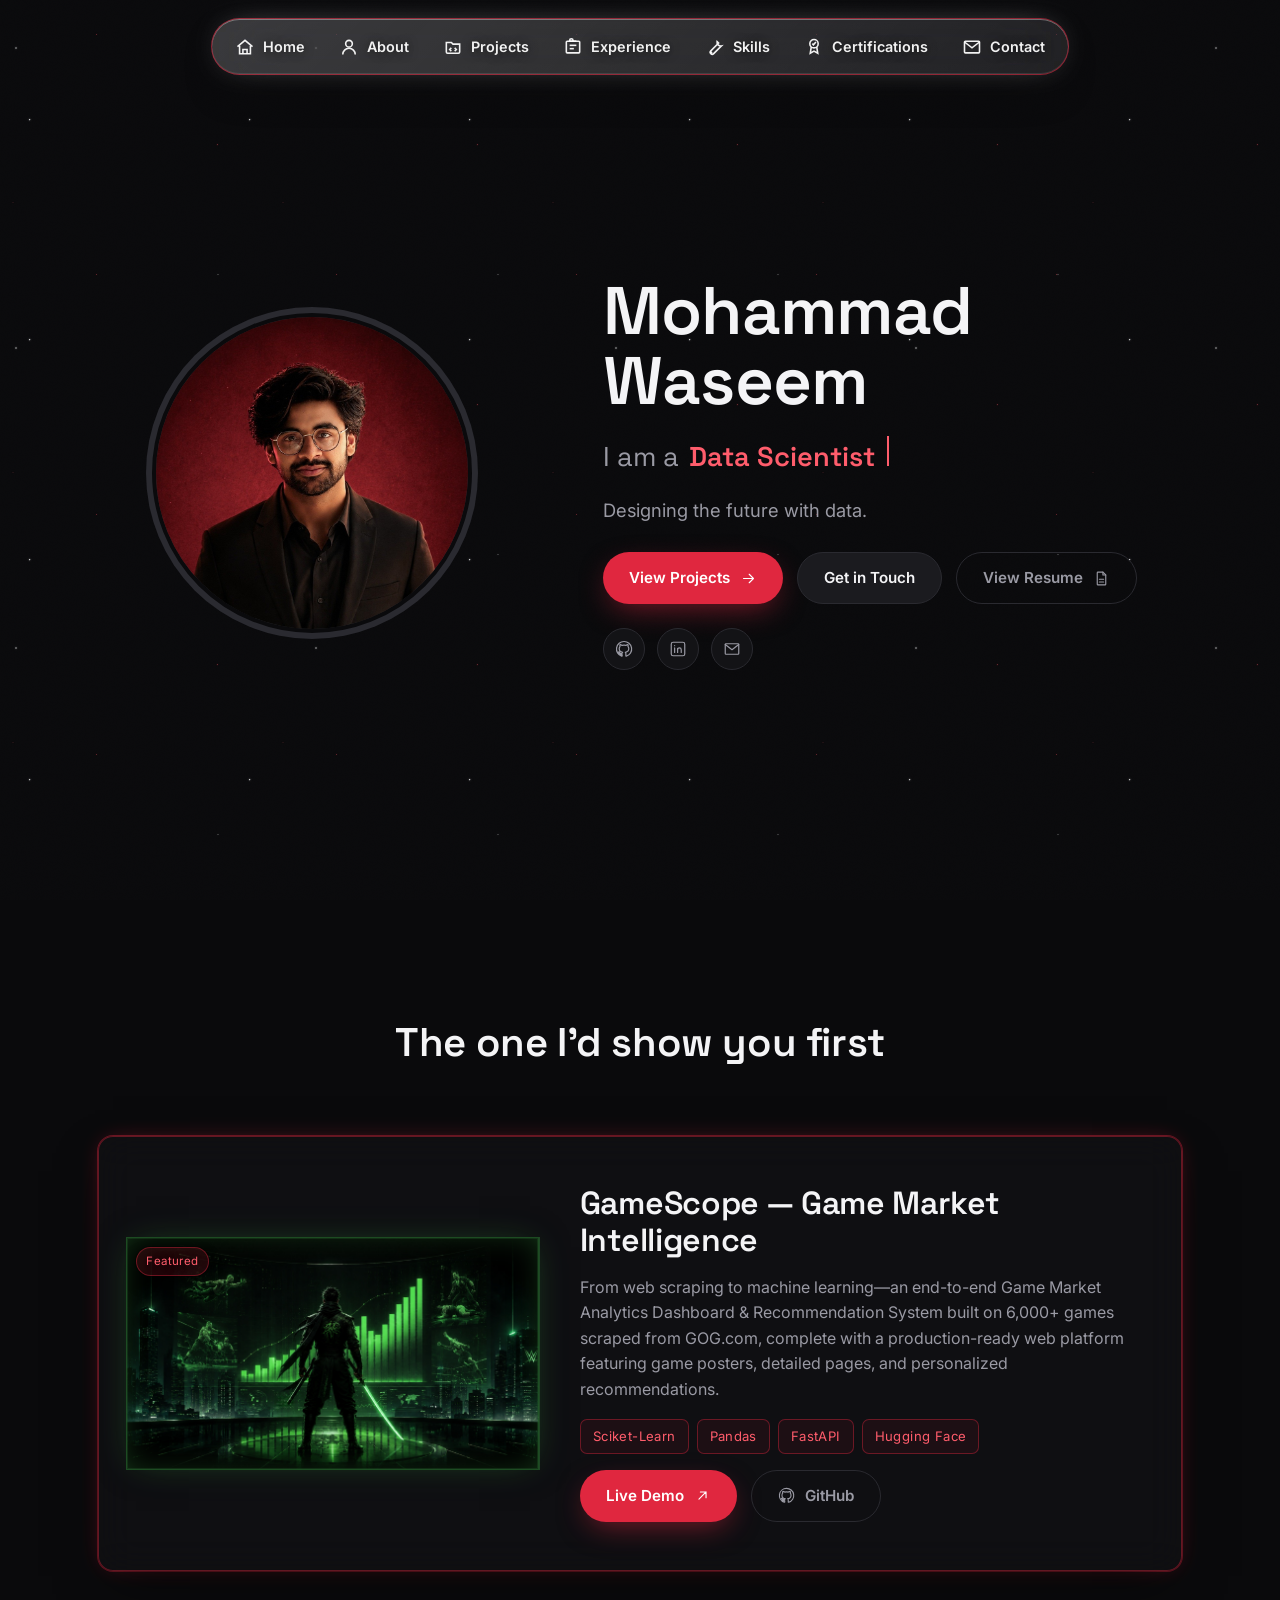
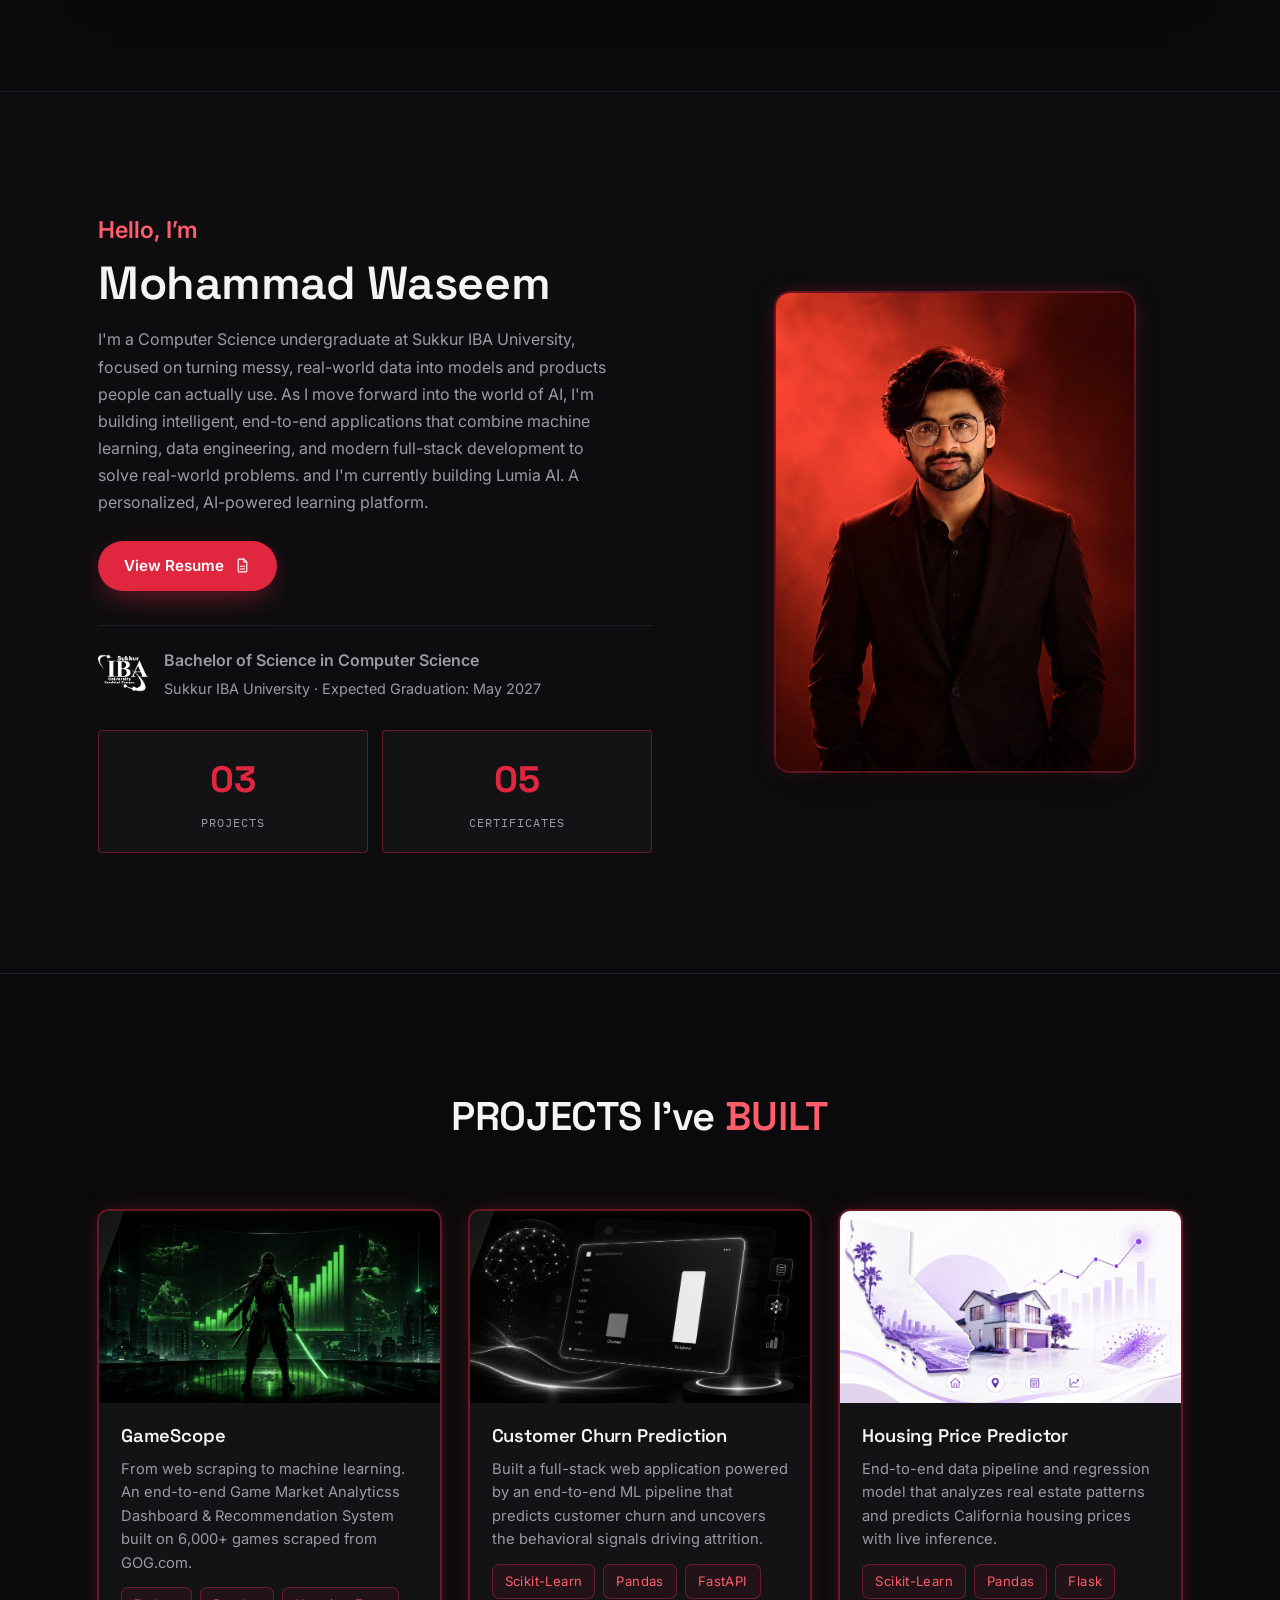
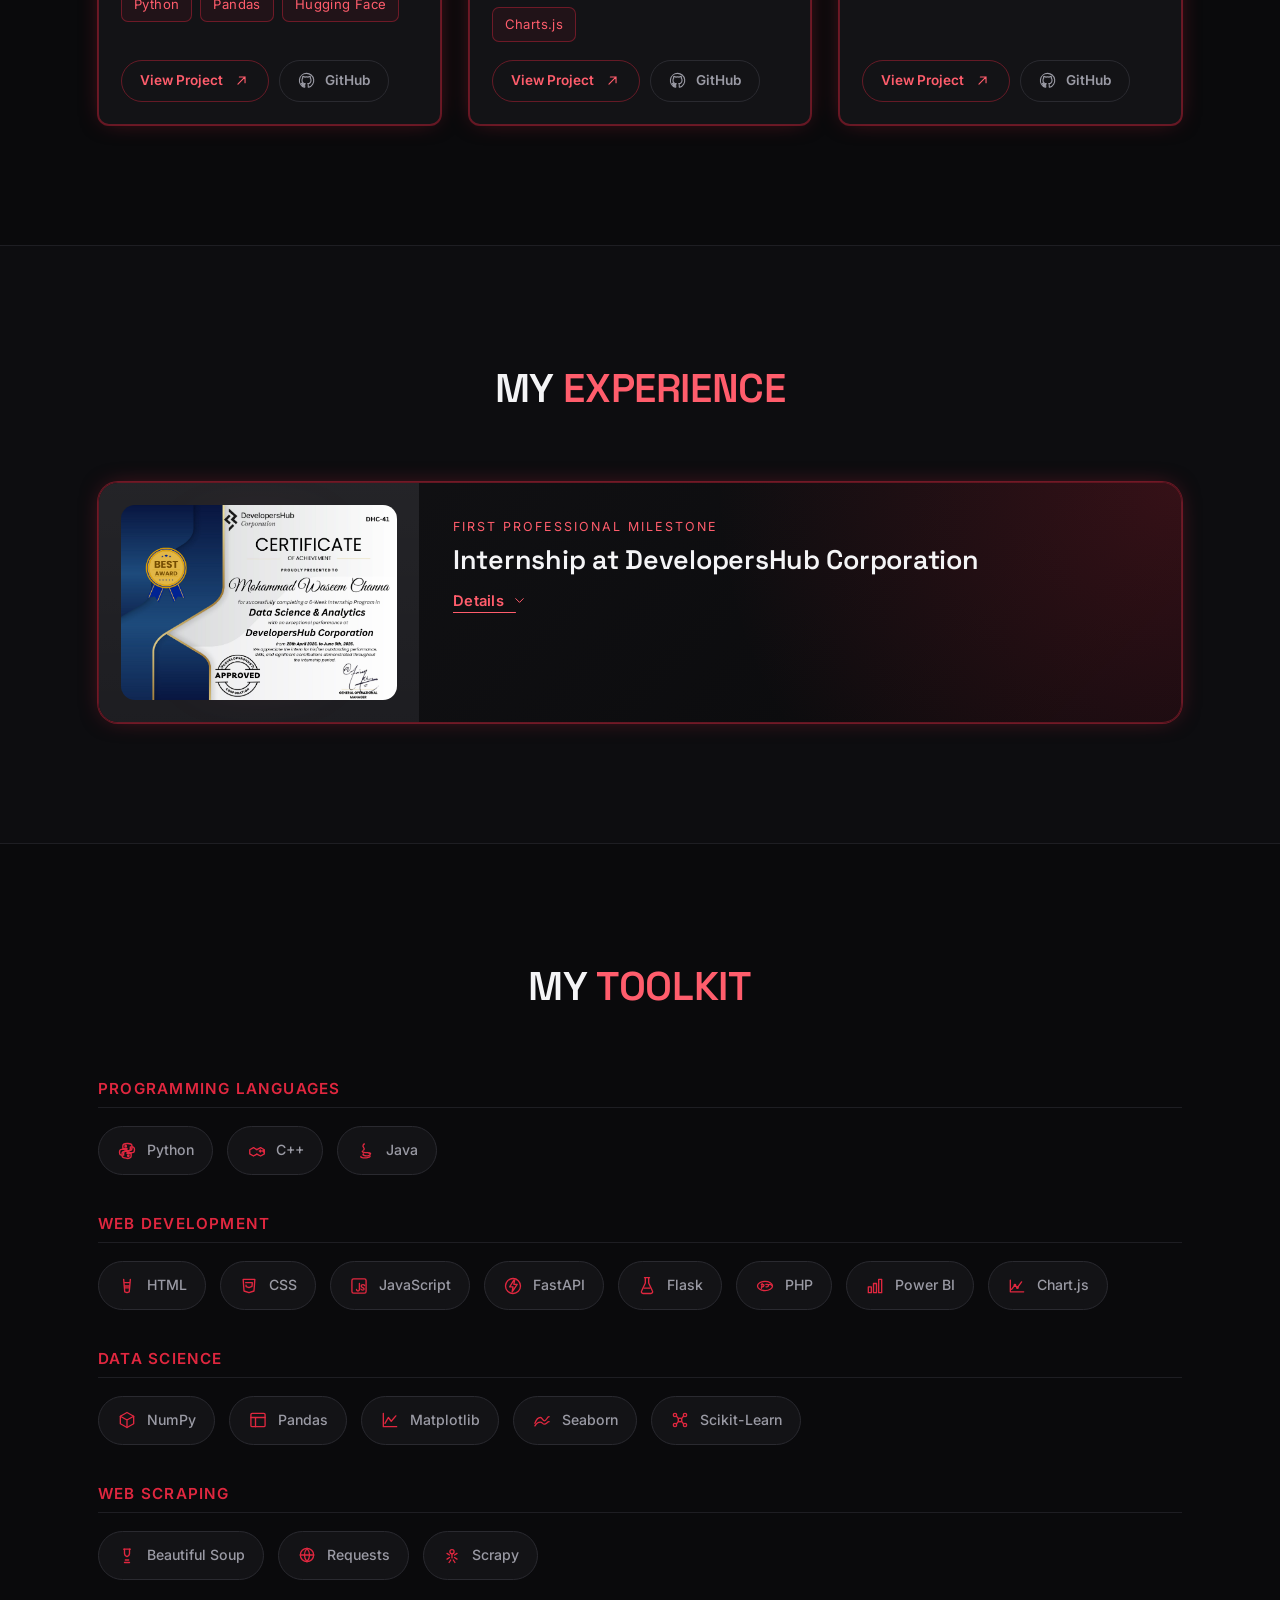
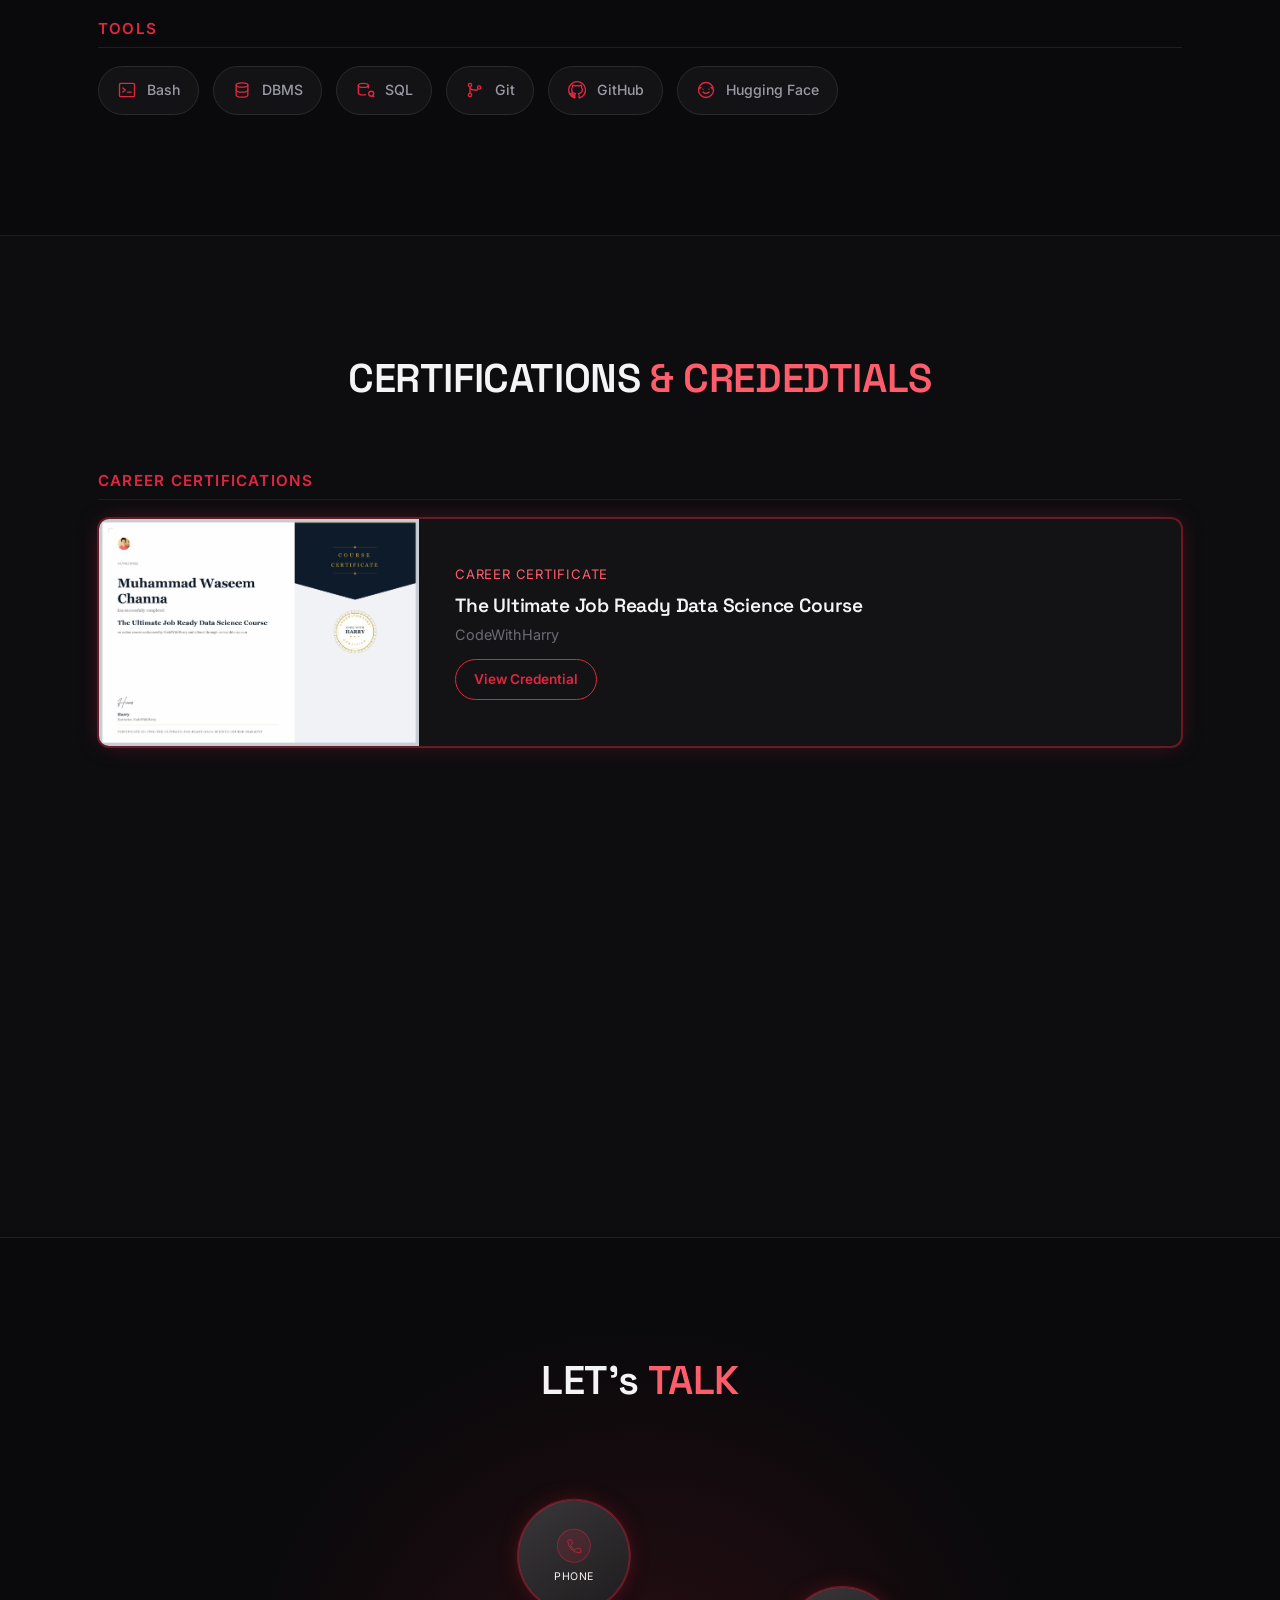
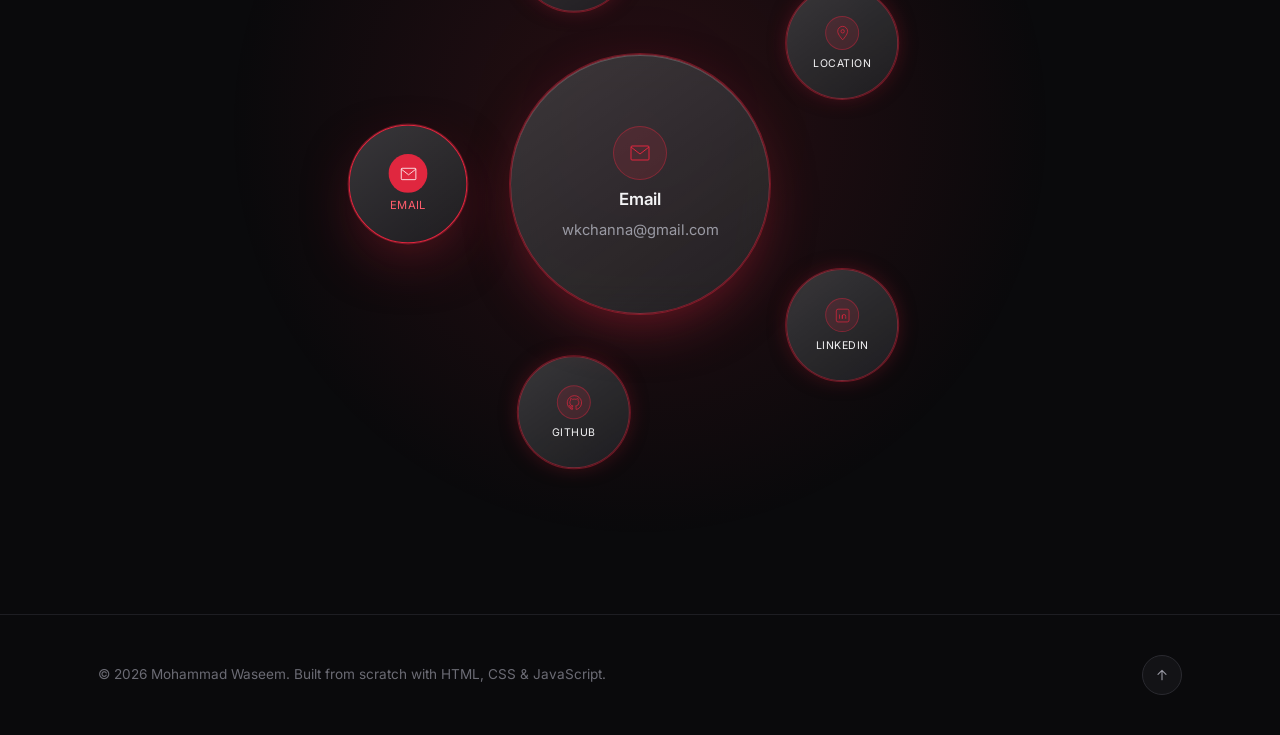
<file: index.html>
<!DOCTYPE html>
<html lang="en">
<head>
  <meta charset="UTF-8" />
  <meta name="viewport" content="width=device-width, initial-scale=1.0" />
  <title>Mohammad Waseem — Data Scientist & ML Engineer</title>
  <meta name="description" content="Portfolio of Mohammad Waseem — Data Scientist & Machine Learning Engineer. Projects, skills, certifications and contact." />

  <!-- ================= FONTS ================= -->
  <link rel="preconnect" href="https://fonts.googleapis.com" />
  <link rel="preconnect" href="https://fonts.gstatic.com" crossorigin />
  <link href="https://fonts.googleapis.com/css2?family=Space+Grotesk:wght@500;600;700&family=Inter:wght@400;500;600;700&family=IBM+Plex+Mono:wght@400;500;600&family=Cormorant+Garamond:wght@500;600;700&display=swap" rel="stylesheet" />

  <!-- ================= STYLES ================= -->
  <link rel="stylesheet" href="style.css" />
</head>
<body>

  <!-- =====================================================================
       SVG ICON SPRITE
       ---------------------------------------------------------------------
       Every icon used on the page lives here ONCE as a <symbol>. Everywhere
       else just references it with <svg class="icon"><use href="#icon-id"/></svg>.
       To add a new skill/contact icon: add a <symbol id="icon-..."> below,
       then reuse it anywhere with <use>. Nothing else needs to change.
       ===================================================================== -->
  <svg style="display:none" aria-hidden="true">

    <!-- ---- UI / actions ---- -->
    <symbol id="icon-arrow-right" viewBox="0 0 24 24"><path d="M5 12h14M13 6l6 6-6 6"/></symbol>
    <symbol id="icon-arrow-up" viewBox="0 0 24 24"><path d="M12 19V5M6 11l6-6 6 6"/></symbol>
    <symbol id="icon-arrow-down" viewBox="0 0 24 24"><path d="m6 9 6 6 6-6"/></symbol>
    <symbol id="icon-external" viewBox="0 0 24 24"><path d="M7 17 17 7M9 7h8v8"/></symbol>
    <symbol id="icon-doc" viewBox="0 0 24 24"><path d="M7 3h7l4 4v13a1 1 0 0 1-1 1H7a1 1 0 0 1-1-1V4a1 1 0 0 1 1-1Z"/><path d="M14 3v4h4M9 13h6M9 17h6"/></symbol>
    <symbol id="icon-nav-home" viewBox="0 0 24 24"><path d="M3 11.5 12 4l9 7.5"/><path d="M5.5 10.5V20h13v-9.5"/><path d="M9.5 20v-5h5v5"/></symbol>
    <symbol id="icon-nav-featured" viewBox="0 0 24 24"><path d="m12 3 2.7 5.5 6.1.9-4.4 4.3 1 6.1L12 17l-5.4 2.8 1-6.1-4.4-4.3 6.1-.9L12 3Z"/></symbol>
    <symbol id="icon-nav-about" viewBox="0 0 24 24"><circle cx="12" cy="8" r="4"/><path d="M4.5 21a7.5 7.5 0 0 1 15 0"/></symbol>
    <symbol id="icon-nav-projects" viewBox="0 0 24 24"><path d="M4 6.5h6l2 2h8v9.5a1.5 1.5 0 0 1-1.5 1.5h-13A1.5 1.5 0 0 1 4 18V6.5Z"/><path d="m10 13-2 2 2 2M14 13l2 2-2 2"/></symbol>
    <symbol id="icon-nav-experience" viewBox="0 0 24 24"><path d="M5 5h14a1 1 0 0 1 1 1v12a1 1 0 0 1-1 1H5a1 1 0 0 1-1-1V6a1 1 0 0 1 1-1Z"/><path d="M8 5v-1a2 2 0 0 1 4 0v1"/><path d="M8 5h8"/><path d="M8 10h8"/><path d="M8 14h5"/></symbol>
    <symbol id="icon-nav-skills" viewBox="0 0 24 24"><path d="M14.5 5.5a4.5 4.5 0 0 0 5.2 5.2L10.4 20a2.4 2.4 0 0 1-3.4-3.4l9.3-9.3Z"/><path d="m6.5 17.5 2 2"/></symbol>
    <symbol id="icon-nav-certifications" viewBox="0 0 24 24"><circle cx="12" cy="8" r="5"/><path d="m8.7 12.2-1.2 7.3L12 17l4.5 2.5-1.2-7.3"/><path d="m10 8 1.3 1.3L14.3 6"/></symbol>

    <!-- ---- contact ---- -->
    <symbol id="icon-mail" viewBox="0 0 24 24"><path d="M4 5h16a1 1 0 0 1 1 1v12a1 1 0 0 1-1 1H4a1 1 0 0 1-1-1V6a1 1 0 0 1 1-1Z"/><path d="m3 6 9 7 9-7"/></symbol>
    <symbol id="icon-phone" viewBox="0 0 24 24"><path d="M6.6 10.8a14.5 14.5 0 0 0 6.6 6.6l2.2-2.2a1.3 1.3 0 0 1 1.32-.31 11 11 0 0 0 3.18.5 1.3 1.3 0 0 1 1.3 1.3V20a1.3 1.3 0 0 1-1.3 1.3A17.3 17.3 0 0 1 2.7 4.3 1.3 1.3 0 0 1 4 3h3.3a1.3 1.3 0 0 1 1.3 1.3 11 11 0 0 0 .5 3.18 1.3 1.3 0 0 1-.31 1.32Z"/></symbol>
    <symbol id="icon-pin" viewBox="0 0 24 24"><path d="M12 21s7-7.4 7-12a7 7 0 0 0-14 0c0 4.6 7 12 7 12Z"/><circle cx="12" cy="9" r="2.4"/></symbol>

    <!-- ---- socials ---- -->
    <symbol id="icon-github" viewBox="0 0 24 24"><path d="M12 2a10 10 0 0 0-3.16 19.49c.5.1.68-.22.68-.48v-1.7c-2.78.6-3.37-1.34-3.37-1.34-.46-1.16-1.11-1.47-1.11-1.47-.91-.62.07-.6.07-.6 1 .07 1.53 1.03 1.53 1.03.89 1.52 2.34 1.08 2.91.83.09-.65.35-1.08.63-1.33-2.22-.25-4.56-1.11-4.56-4.94 0-1.09.39-1.98 1.03-2.68-.1-.25-.45-1.27.1-2.65 0 0 .84-.27 2.75 1.02a9.6 9.6 0 0 1 5 0c1.91-1.29 2.75-1.02 2.75-1.02.55 1.38.2 2.4.1 2.65.64.7 1.03 1.59 1.03 2.68 0 3.84-2.35 4.69-4.58 4.93.36.31.68.93.68 1.87v2.78c0 .26.18.58.69.48A10 10 0 0 0 12 2Z"/></symbol>
    <symbol id="icon-linkedin" viewBox="0 0 24 24"><rect x="3" y="3" width="18" height="18" rx="2.5"/><path d="M7.5 10.5v6M7.5 7.6v.01M11.5 16.5v-3.6a2.4 2.4 0 0 1 4.8 0v3.6M11.5 11v5.5"/></symbol>

    <!-- ---- education ---- -->
    <symbol id="icon-cap" viewBox="0 0 24 24"><path d="M12 4 2 9l10 5 10-5-10-5Z"/><path d="M6 11.5V17c0 1.5 2.5 3 6 3s6-1.5 6-3v-5.5"/><path d="M22 9v6"/></symbol>

    <!-- =====================================================================
         SKILL ICONS — abstract, minimalist line glyphs (not brand logos),
         one per tool so each skill chip stays visually distinct.
         ===================================================================== -->
    <symbol id="icon-python" viewBox="0 0 24 24"><path d="M12 3c-3 0-5 1-5 3v3h5v1H5.5C4 10 3 11.5 3 13.5S4 17 5.5 17H8v-2.3c0-1.8 1.4-3.2 3.2-3.2H15c1.7 0 3-1.3 3-3V6c0-2-2-3-5-3Zm-1.6 2.3a.9.9 0 1 1 0 1.8.9.9 0 0 1 0-1.8Z"/><path d="M12 21c3 0 5-1 5-3v-3h-5v-1h6.5c1.5 0 2.5-1.5 2.5-3.5S20 7 18.5 7H16v2.3c0 1.8-1.4 3.2-3.2 3.2H9c-1.7 0-3 1.3-3 3v2c0 2 2 3 5 3Zm1.6-2.3a.9.9 0 1 1 0-1.8.9.9 0 0 1 0 1.8Z"/></symbol>
    <symbol id="icon-cpp" viewBox="0 0 24 24"><path d="M9 8 4.5 10.5v5L9 18M9 8l4 2.3M9 18l4-2.3"/><path d="M13 10.3 17.5 8 22 10.5v5L17.5 18 13 15.7"/><path d="M16 12h2.4M17.2 10.8v2.4M19.8 12h2.4M21 10.8v2.4"/></symbol>
    <symbol id="icon-java" viewBox="0 0 24 24"><path d="M9 15.5c-1.5 1 0 2 2 2.2 3 .3 6-.2 6-1.8 0-1-1.3-1.4-1.3-1.4"/><path d="M10 3.5S7 5.5 9 7.7c1.8 2 .2 3.1.2 3.1"/><path d="M8 12s-1.8 1 1.5 1.6c4 .8 8-.4 8 1.6"/><path d="M6 18.5s-1 1 1.3 1.4c4.3.8 9.7-.3 9.7-1.7"/></symbol>

    <symbol id="icon-html" viewBox="0 0 24 24"><path d="m8 4 1.3 15L12 20l2.7-1L16 4"/><path d="M9 8h6M9.4 12h5.2M9.6 14.3h4.8"/></symbol>
    <symbol id="icon-css" viewBox="0 0 24 24"><path d="m5 4 1 14 6 2 6-2 1-14H5Z"/><path d="M8 8h8l-.4 4.5L12 14l-3.4-1.2L8.4 11"/></symbol>
    <symbol id="icon-js" viewBox="0 0 24 24"><path d="M9 16.2c0 1.2.7 1.8 1.8 1.8 1.2 0 1.7-.6 1.7-2V9"/><path d="M14.3 15.7c.3.7 1 1.3 2 1.3 1.3 0 1.9-.6 1.9-1.4 0-2-3.6-1.3-3.6-3.5 0-1 .8-1.8 2.1-1.8 1 0 1.7.4 2.1 1.2"/><rect x="3.5" y="3.5" width="17" height="17" rx="2"/></symbol>

    <symbol id="icon-fastapi" viewBox="0 0 24 24"><circle cx="12" cy="12" r="9"/><path d="M13 5 8 13h4l-1 6 6-9h-4l1-5Z"/></symbol>
    <symbol id="icon-flask" viewBox="0 0 24 24"><path d="M9 2h6M10 2v6.5L5.5 18a2 2 0 0 0 1.8 3h9.4a2 2 0 0 0 1.8-3L14 8.5V2"/><path d="M8.5 14.5h7"/></symbol>
    <symbol id="icon-php" viewBox="0 0 24 24"><ellipse cx="12" cy="12" rx="9" ry="5.5"/><path d="M7.5 10h1.8c1 0 1.6.6 1.4 1.6-.2 1-.9 1.4-1.9 1.4H7.9M8.6 9.3l-.9 5.4M13 10h1.8c1 0 1.6.6 1.4 1.6-.2 1-.9 1.4-1.9 1.4h-1.1M17 10h1.5c.8 0 1.3.5 1.1 1.3"/></symbol>
    <symbol id="icon-powerbi" viewBox="0 0 24 24"><rect x="4" y="13" width="3.6" height="7"/><rect x="10.2" y="9" width="3.6" height="11"/><rect x="16.4" y="4" width="3.6" height="16"/></symbol>
    <symbol id="icon-chartjs" viewBox="0 0 24 24"><path d="M4 19V5M4 19h16"/><path d="m5.5 16 4-5 3 3 5-7"/><circle cx="9.5" cy="11" r=".9"/><circle cx="12.5" cy="14" r=".9"/></symbol>

    <symbol id="icon-numpy" viewBox="0 0 24 24"><path d="M4 7.5 12 3l8 4.5v9L12 21l-8-4.5v-9Z"/><path d="M4 7.5 12 12l8-4.5M12 12v9"/></symbol>
    <symbol id="icon-pandas" viewBox="0 0 24 24"><rect x="3.5" y="4" width="17" height="16" rx="1.5"/><path d="M3.5 9h17M9 9v11"/></symbol>
    <symbol id="icon-matplotlib" viewBox="0 0 24 24"><path d="M4 4v16h16"/><path d="M6 16 10 9l3.5 4.5L19 7"/></symbol>
    <symbol id="icon-seaborn" viewBox="0 0 24 24"><path d="M3.5 16c2-5.5 4-7 6.5-7s2.5 4 5 4 3-5 5.5-5"/><path d="M3.5 19c2-3.5 4-4.5 6.5-4.5s2.5 2.5 5 2.5 3-3 5.5-3"/></symbol>
    <symbol id="icon-sklearn" viewBox="0 0 24 24"><circle cx="6" cy="6" r="2"/><circle cx="18" cy="6" r="2"/><circle cx="6" cy="18" r="2"/><circle cx="18" cy="18" r="2"/><circle cx="12" cy="12" r="2.2"/><path d="M7.7 7.3 10.3 10.5M16.3 7.3 13.7 10.5M7.7 16.7 10.3 13.5M16.3 16.7 13.7 13.5"/></symbol>

    <symbol id="icon-beautifulsoup" viewBox="0 0 24 24"><path d="M8 5h8"/><path d="M9 5v5c0 2 1.5 3.5 3 4 1.5-.5 3-2 3-4V5"/><path d="M10 18h4"/><path d="M9 21h6"/></symbol>
    <symbol id="icon-requests" viewBox="0 0 24 24"><circle cx="12" cy="12" r="8"/><path d="M4 12h16"/><path d="M12 4a12 12 0 0 1 0 16"/><path d="M12 4a12 12 0 0 0 0 16"/></symbol>
    <symbol id="icon-scrapy" viewBox="0 0 24 24"><circle cx="12" cy="8" r="2.5"/><path d="M12 10.5v5"/><path d="M9 12l-3-2"/><path d="M15 12l3-2"/><path d="M9 15l-3 2"/><path d="M15 15l3 2"/><path d="M10.5 18l-2 3"/><path d="M13.5 18l2 3"/></symbol>

    <symbol id="icon-bash" viewBox="0 0 24 24"><rect x="3" y="4" width="18" height="16" rx="1.5"/><path d="m7 9.5 3 2.5-3 2.5M12.5 14.5h4.5"/></symbol>
    <symbol id="icon-dbms" viewBox="0 0 24 24"><ellipse cx="12" cy="6" rx="7" ry="2.6"/><path d="M5 6v6c0 1.4 3.1 2.6 7 2.6s7-1.2 7-2.6V6"/><path d="M5 12v6c0 1.4 3.1 2.6 7 2.6s7-1.2 7-2.6v-6"/></symbol>
    <symbol id="icon-sql" viewBox="0 0 24 24"><ellipse cx="10" cy="6.5" rx="6" ry="2.4"/><path d="M4 6.5v9c0 1.3 2.7 2.4 6 2.4 1 0 1.9-.1 2.7-.3"/><path d="M16 6.5v3M19.5 13.5a3 3 0 1 1-3 3 3 3 0 0 1 3-3Zm1.8 4.8L22.5 20"/></symbol>
    <symbol id="icon-git" viewBox="0 0 24 24"><circle cx="6" cy="6" r="2"/><circle cx="6" cy="18" r="2"/><circle cx="17" cy="9" r="2"/><path d="M6 8v8M6 8c0 3 3 4 6 4h3"/></symbol>
    <symbol id="icon-huggingface" viewBox="0 0 24 24"><circle cx="12" cy="12" r="9"/><path d="M8.5 11v.01M15.5 11v.01"/><path d="M8.3 14.5c1 1 2.4 1.6 3.7 1.6s2.7-.6 3.7-1.6"/><path d="M6 9c-.8 0-1.5.7-1.3 1.6M18 9c.8 0 1.5.7 1.3 1.6"/></symbol>

  </svg>

  <!-- =====================================================================
       NAVBAR
       ===================================================================== -->
  <header class="navbar" id="navbar">
    <nav class="nav-pill" id="navPill">
      <div class="nav-links" id="navLinks">
        <a href="#home" class="nav-link" aria-label="Home">
          <svg class="nav-icon" aria-hidden="true"><use href="#icon-nav-home"/></svg>
          <span class="nav-label">Home</span>
        </a>
        <a href="#about" class="nav-link" aria-label="About">
          <svg class="nav-icon" aria-hidden="true"><use href="#icon-nav-about"/></svg>
          <span class="nav-label">About</span>
        </a>
        <a href="#projects" class="nav-link" aria-label="Projects">
          <svg class="nav-icon" aria-hidden="true"><use href="#icon-nav-projects"/></svg>
          <span class="nav-label">Projects</span>
        </a>
        <a href="#experience" class="nav-link" aria-label="Experience">
          <svg class="nav-icon" aria-hidden="true"><use href="#icon-nav-experience"/></svg>
          <span class="nav-label">Experience</span>
        </a>
        <a href="#skills" class="nav-link" aria-label="Skills">
          <svg class="nav-icon" aria-hidden="true"><use href="#icon-nav-skills"/></svg>
          <span class="nav-label">Skills</span>
        </a>
        <a href="#certifications" class="nav-link" aria-label="Certifications">
          <svg class="nav-icon" aria-hidden="true"><use href="#icon-nav-certifications"/></svg>
          <span class="nav-label">Certifications</span>
        </a>
        <a href="#contact" class="nav-link" aria-label="Contact">
          <svg class="nav-icon" aria-hidden="true"><use href="#icon-mail"/></svg>
          <span class="nav-label">Contact</span>
        </a>
      </div>

      <button class="nav-toggle" id="navToggle" aria-label="Toggle navigation menu" aria-expanded="false">
        <span></span><span></span><span></span>
      </button>
    </nav>
  </header>

  <!-- =====================================================================
       HERO SECTION
       ===================================================================== -->
  <section class="hero" id="home">
    <!-- Signature ambient background: a slow-moving "data network" canvas,
         drawn and animated in script.js → Hero Network Canvas -->
    <canvas class="hero-canvas" id="heroCanvas" aria-hidden="true"></canvas>
    <div class="hero-stars" aria-hidden="true"></div>

    <div class="hero-container">

      <!-- ===== Hero Visual (left) Start ===== -->
      <div class="hero-visual reveal">
        <div class="hero-photo-wrap">
          <div class="hero-glow" aria-hidden="true"></div>
          <div class="hero-photo-ring">
            <div class="hero-photo">
              <!-- Dummy profile image — swap the src when you have a real photo -->
              <img src="images/profile/profile.jpg" alt="Portrait of Mohammad Waseem" width="340" height="340" />
            </div>
          </div>
        </div>
      </div>
      <!-- ===== Hero Visual (left) End ===== -->

      <!-- ===== Hero Content (right) Start ===== -->
      <div class="hero-content reveal" data-stagger="1">

        <h1 class="hero-name">Mohammad Waseem</h1>

        <p class="hero-role-line">
          I am a
          <span class="typed-text" id="typedText">Data Scientist</span><span class="typed-cursor" aria-hidden="true"></span>
        </p>

        <p class="hero-tagline">Designing the future with data.</p>

        <div class="hero-actions btn-row">
          <a href="#projects" class="btn btn-primary">
            View Projects
            <svg class="icon"><use href="#icon-arrow-right"/></svg>
          </a>
          <a href="#contact" class="btn btn-secondary">Get in Touch</a>
          <a href="resume/resume.html" class="btn btn-ghost">
            View Resume
            <svg class="icon"><use href="#icon-doc"/></svg>
          </a>
        </div>

        <div class="hero-socials social-row">
          <a href="https://github.com/Muhammad95Waseem" class="social-link" target="_blank" rel="noopener" aria-label="GitHub profile">
            <svg class="icon"><use href="#icon-github"/></svg>
          </a>
          <a href="https://linkedin.com/in/mwaseemc" class="social-link" target="_blank" rel="noopener" aria-label="LinkedIn profile">
            <svg class="icon"><use href="#icon-linkedin"/></svg>
          </a>
          <a href="mailto:muhammadwaseem.bscsf23kdk@iba-suk.edu.pk" class="social-link" aria-label="Send an email">
            <svg class="icon"><use href="#icon-mail"/></svg>
          </a>
        </div>
      </div>
      <!-- ===== Hero Content (right) End ===== -->

    </div>
  </section>

  <!-- =====================================================================
       FEATURED PROJECT
       ===================================================================== -->
  <section class="section" id="featured-project">
    <div class="container">

      <div class="section-header reveal">
        <h2 class="section-title">The one I'd show you first</h2>
      </div>

      <!-- ===== Featured Card Start ===== -->
      <div class="featured-card glass reveal">

        <div class="featured-poster-wrap">
          <span class="badge badge-accent featured-badge">Featured</span>
          <!-- Dummy 16:9 poster (1920×1080) — replace with a real screenshot/GIF -->
          <img src="images/project-posters/GameScope.jpg" alt="GameScope dashboard preview" loading="lazy" />
        </div>

        <div class="featured-details">
          <h3 class="featured-title">GameScope — Game Market Intelligence</h3>
          <p class="featured-desc">
            From web scraping to machine learning—an end-to-end Game Market Analytics 
            Dashboard & Recommendation System built on 6,000+ games scraped from GOG.com, 
            complete with a production-ready web platform featuring game posters, detailed 
            pages, and personalized recommendations.

          </p>

          <div class="tech-row">
            <span class="badge badge-tech">Sciket-Learn</span>
            <span class="badge badge-tech">Pandas</span>
            <span class="badge badge-tech">FastAPI</span>
            <span class="badge badge-tech">Hugging Face</span>
          </div>

          <div class="btn-row">
            <a href="https://mohammad-waseem-gamescope.hf.space" class="btn btn-primary" target="_blank" rel="noopener">
              Live Demo
              <svg class="icon"><use href="#icon-external"/></svg>
            </a>
            <a href="https://github.com/Muhammad95Waseem/GameScope-Game-Market-Intelligence" class="btn btn-ghost">
              <svg class="icon"><use href="#icon-github"/></svg>
              GitHub
            </a>
          </div>
        </div>

      </div>
      <!-- ===== Featured Card End ===== -->

    </div>
  </section>

  <!-- =====================================================================
       ABOUT ME
       ===================================================================== -->
  <section class="section section-alt" id="about">
    <div class="container">

      <div class="about-grid">

        <!-- ===== About Content (left) Start ===== -->
        <div class="about-content reveal">
          <p class="about-greeting">Hello, I’m</p>
          <h2 class="about-name">Mohammad Waseem</h2>

          <p class="about-summary">
            I'm a Computer Science undergraduate at Sukkur IBA University, focused on 
            turning messy, real-world data into models and products people can actually use. 
            As I move forward into the world of AI, I'm building intelligent, end-to-end 
            applications that combine machine learning, data engineering, and modern full-stack
            development to solve real-world problems. and I'm currently building Lumia AI. A
            personalized, AI-powered learning platform.
          </p>

          <div class="about-actions btn-row">
            <a href="resume/resume.html" class="btn btn-primary">
              View Resume
              <svg class="icon"><use href="#icon-doc"/></svg>
            </a>
          </div>

          <!-- ===== Education Line Start ===== -->
          <div class="about-education">
            <span class="about-education-icon">
              <img src="images/logo/IBA Logo.png" alt="Sukkur IBA University logo" loading="lazy" />
            </span>
            <div>
              <p class="about-education-degree">Bachelor of Science in Computer Science</p>
              <p class="about-education-school">Sukkur IBA University · Expected Graduation: May 2027</p>
            </div>
          </div>
          <!-- ===== Education Line End ===== -->

          <!-- ===== Stat Box Start ===== -->
          <div class="stats-row">
            <div class="stat-box">
              <span class="stat-number">03</span>
              <span class="stat-label">Projects</span>
            </div>
            <div class="stat-box">
              <span class="stat-number">05</span>
              <span class="stat-label">Certificates</span>
            </div>
          </div>
          <!-- ===== Stat Box End ===== -->
        </div>
        <!-- ===== About Content (left) End ===== -->

        <!-- ===== About Visual (right) Start ===== -->
        <div class="about-visual reveal" data-stagger="1">
          <div class="about-photo">
            <!-- Dummy portrait — swap the src when you have a real photo -->
            <img src="images/profile/profile2.jpg" alt="Portrait of Mohammad Waseem" loading="lazy" />
          </div>
        </div>
        <!-- ===== About Visual (right) End ===== -->

      </div>
    </div>
  </section>

  <!-- =====================================================================
       PROJECTS SECTION
       ===================================================================== -->
  <section class="section" id="projects">
    <div class="container">

      <div class="section-header reveal">
        <h2 class="section-title">PROJECTS I&apos;ve <span class="text-accent">BUILT</span></h2>
      </div>

      <div class="projects-grid">

        <!-- ===== Project Card Start (GameScope) ===== -->
        <article class="project-card reveal" data-stagger="1">
          <div class="project-poster-wrap">
            <img src="images/project-posters/GameScope.jpg" alt="GameScope project poster" loading="lazy" />
          </div>
          <div class="project-body">
            <h3 class="project-title">GameScope</h3>
            <p class="project-desc">From web scraping to machine learning. An end-to-end Game Market Analyticss Dashboard & Recommendation System built on 6,000+ games scraped from GOG.com.</p>
            <div class="tech-row">
              <span class="badge badge-tech">Python</span>
              <span class="badge badge-tech">Pandas</span>
              <span class="badge badge-tech">Hugging Face</span>
            </div>
            <div class="project-actions">
              <a href="https://mohammad-waseem-gamescope.hf.space" class="btn btn-secondary btn-sm btn-fill-accent" target="_blank" rel="noopener">
                View Project
                <svg class="icon"><use href="#icon-external"/></svg>
              </a>
              <a href="https://github.com/Muhammad95Waseem/GameScope-Game-Market-Intelligence" class="btn btn-ghost btn-sm">
                <svg class="icon"><use href="#icon-github"/></svg>
                GitHub
              </a>
            </div>
          </div>
        </article>
        <!-- ===== Project Card End ===== -->

        <!-- ===== Project Card Start (Customer Churn) ===== -->
        <article class="project-card reveal" data-stagger="2">
          <div class="project-poster-wrap">
            <img src="images/project-posters/customer-churn-prediction.jpg" alt="Customer Churn Prediction project poster" loading="lazy" />
          </div>
          <div class="project-body">
            <h3 class="project-title">Customer Churn Prediction</h3>
            <p class="project-desc">Built a full-stack web application powered by an end-to-end ML pipeline that predicts customer churn and uncovers the behavioral signals driving attrition.</p>
            <div class="tech-row">
              <span class="badge badge-tech">Scikit-Learn</span>
              <span class="badge badge-tech">Pandas</span>
              <span class="badge badge-tech">FastAPI</span>
              <span class="badge badge-tech">Charts.js</span>
            </div>
            <div class="project-actions">
              <a href="https://mohammad-waseem-customer-churn-prediction-and-analytics.hf.space" class="btn btn-secondary btn-sm btn-fill-accent" target="_blank" rel="noopener">
                View Project
                <svg class="icon"><use href="#icon-external"/></svg>
              </a>
              <a href="https://github.com/Muhammad95Waseem/customer-churn-prediction-and-analytics" class="btn btn-ghost btn-sm">
                <svg class="icon"><use href="#icon-github"/></svg>
                GitHub
              </a>
            </div>
          </div>
        </article>
        <!-- ===== Project Card End ===== -->

        <!-- ===== Project Card Start (Housing Price) ===== -->
        <article class="project-card reveal" data-stagger="3">
          <div class="project-poster-wrap">
            <img src="images/project-posters/housing-price-predictor.jpg" alt="Housing Price Predictor project poster" loading="lazy" />
          </div>
          <div class="project-body">
            <h3 class="project-title">Housing Price Predictor</h3>
            <p class="project-desc">End-to-end data pipeline and regression model that analyzes real estate patterns and predicts California housing prices with live inference.</p>
            <div class="tech-row">
              <span class="badge badge-tech">Scikit-Learn</span>
              <span class="badge badge-tech">Pandas</span>
              <span class="badge badge-tech">Flask</span>
            </div>
            <div class="project-actions">
              <a href="https://mohammad-waseem-housing-price-predictor.hf.space" class="btn btn-secondary btn-sm btn-fill-accent" target="_blank" rel="noopener">
                View Project
                <svg class="icon"><use href="#icon-external"/></svg>
              </a>
              <a href="https://github.com/Muhammad95Waseem/housing-price-predictor" class="btn btn-ghost btn-sm">
                <svg class="icon"><use href="#icon-github"/></svg>
                GitHub
              </a>
            </div>
          </div>
        </article>
        <!-- ===== Project Card End ===== -->

      </div>
    </div>
  </section>

  <!-- =====================================================================
       EXPERIENCE SECTION
       ===================================================================== -->
  <section class="section section-alt" id="experience">
    <div class="container">

      <div class="section-header reveal">
        <h2 class="section-title">MY <span class="text-accent">EXPERIENCE</span></h2>
      </div>

      <div class="experience-shell reveal" id="internshipCard">
        <div class="experience-visual">
          <div class="experience-glow" aria-hidden="true"></div>
          <div class="experience-visual-card">
            <img src="images/certificates/devhubintern.jpg" alt="DevelopersHub internship certificate" loading="lazy" />
          </div>
        </div>

        <div class="experience-content">
          <div class="experience-card-top">
            <p class="experience-kicker">First professional milestone</p>
            <h3 class="experience-title">Internship at DevelopersHub Corporation</h3>
            <p class="experience-summary">
              I spent two months working in a professional data science environment, turning real-world
              problems into practical analysis, clean workflows, and meaningful project deliverables.
            </p>
          </div>

          <div class="experience-meta">
            <div class="experience-pill">
              <span>Domain</span>
              <strong>Data Science</strong>
            </div>
            <div class="experience-pill">
              <span>Duration</span>
              <strong>2 Months</strong>
            </div>
          </div>

          <button class="experience-toggle" type="button" aria-expanded="false" aria-controls="internshipDetails">
            <span class="toggle-label">More details</span>
            <svg class="icon" aria-hidden="true"><use href="#icon-arrow-down"/></svg>
          </button>

          <div class="experience-expanded-panel" id="internshipDetails">
            <div class="experience-expanded-inner">
              <div class="experience-highlights">
                <div class="experience-highlight">
                  <span class="highlight-label">First month work</span>
                  <a href="https://github.com/Muhammad95Waseem/Data-Science-Internship" target="_blank" rel="noopener">
                    View first-month work
                    <svg class="icon"><use href="#icon-arrow-right"/></svg>
                  </a>
                </div>
                <div class="experience-highlight">
                  <span class="highlight-label">Second month work</span>
                  <a href="https://github.com/Muhammad95Waseem/Internship-Work-Final" target="_blank" rel="noopener">
                    View final internship work
                    <svg class="icon"><use href="#icon-arrow-right"/></svg>
                  </a>
                </div>
              </div>
            </div>
          </div>
        </div>
      </div>
    </div>
  </section>

  <!-- =====================================================================
       SKILLS SECTION
       ===================================================================== -->
  <section class="section" id="skills">
    <div class="container">

      <div class="section-header reveal">
        <h2 class="section-title">MY <span class="text-accent">TOOLKIT</span></h2>
      </div>

      <div class="skills-categories reveal">

        <!-- Programming Languages -->
        <div class="skill-category">
          <h3 class="skill-category-title">Programming Languages</h3>
          <div class="skill-grid">
            <!-- ===== Skill Card Start ===== -->
            <div class="skill-card"><span class="skill-icon"><svg class="icon"><use href="#icon-python"/></svg></span><span class="skill-name">Python</span></div>
            <div class="skill-card"><span class="skill-icon"><svg class="icon"><use href="#icon-cpp"/></svg></span><span class="skill-name">C++</span></div>
            <div class="skill-card"><span class="skill-icon"><svg class="icon"><use href="#icon-java"/></svg></span><span class="skill-name">Java</span></div>
            <!-- ===== Skill Card End ===== -->
          </div>
        </div>

        <!-- Web Development -->
        <div class="skill-category">
          <h3 class="skill-category-title">Web Development</h3>
          <div class="skill-grid">
            <div class="skill-card"><span class="skill-icon"><svg class="icon"><use href="#icon-html"/></svg></span><span class="skill-name">HTML</span></div>
            <div class="skill-card"><span class="skill-icon"><svg class="icon"><use href="#icon-css"/></svg></span><span class="skill-name">CSS</span></div>
            <div class="skill-card"><span class="skill-icon"><svg class="icon"><use href="#icon-js"/></svg></span><span class="skill-name">JavaScript</span></div>
            <div class="skill-card"><span class="skill-icon"><svg class="icon"><use href="#icon-fastapi"/></svg></span><span class="skill-name">FastAPI</span></div>
            <div class="skill-card"><span class="skill-icon"><svg class="icon"><use href="#icon-flask"/></svg></span><span class="skill-name">Flask</span></div>
            <div class="skill-card"><span class="skill-icon"><svg class="icon"><use href="#icon-php"/></svg></span><span class="skill-name">PHP</span></div>
            <div class="skill-card"><span class="skill-icon"><svg class="icon"><use href="#icon-powerbi"/></svg></span><span class="skill-name">Power BI</span></div>
            <div class="skill-card"><span class="skill-icon"><svg class="icon"><use href="#icon-chartjs"/></svg></span><span class="skill-name">Chart.js</span></div>
          </div>
        </div>

        <!-- Data Science -->
        <div class="skill-category">
          <h3 class="skill-category-title">Data Science</h3>
          <div class="skill-grid">
            <div class="skill-card"><span class="skill-icon"><svg class="icon"><use href="#icon-numpy"/></svg></span><span class="skill-name">NumPy</span></div>
            <div class="skill-card"><span class="skill-icon"><svg class="icon"><use href="#icon-pandas"/></svg></span><span class="skill-name">Pandas</span></div>
            <div class="skill-card"><span class="skill-icon"><svg class="icon"><use href="#icon-matplotlib"/></svg></span><span class="skill-name">Matplotlib</span></div>
            <div class="skill-card"><span class="skill-icon"><svg class="icon"><use href="#icon-seaborn"/></svg></span><span class="skill-name">Seaborn</span></div>
            <div class="skill-card"><span class="skill-icon"><svg class="icon"><use href="#icon-sklearn"/></svg></span><span class="skill-name">Scikit-Learn</span></div>
          </div>
        </div>

            <!-- Web Scrapping -->
        <div class="skill-category">
          <h3 class="skill-category-title">Web Scraping</h3>
          <div class="skill-grid">
            <div class="skill-card"><span class="skill-icon"><svg class="icon"><use href="#icon-beautifulsoup"/></svg></span><span class="skill-name">Beautiful Soup</span></div>
            <div class="skill-card"><span class="skill-icon"><svg class="icon"><use href="#icon-requests"/></svg></span><span class="skill-name">Requests</span></div>
            <div class="skill-card"><span class="skill-icon"><svg class="icon"><use href="#icon-scrapy"/></svg></span><span class="skill-name">Scrapy</span></div>
          </div>
        </div>
          

        <!-- Tools -->
        <div class="skill-category">
          <h3 class="skill-category-title">Tools</h3>
          <div class="skill-grid">
            <div class="skill-card"><span class="skill-icon"><svg class="icon"><use href="#icon-bash"/></svg></span><span class="skill-name">Bash</span></div>
            <div class="skill-card"><span class="skill-icon"><svg class="icon"><use href="#icon-dbms"/></svg></span><span class="skill-name">DBMS</span></div>
            <div class="skill-card"><span class="skill-icon"><svg class="icon"><use href="#icon-sql"/></svg></span><span class="skill-name">SQL</span></div>
            <div class="skill-card"><span class="skill-icon"><svg class="icon"><use href="#icon-git"/></svg></span><span class="skill-name">Git</span></div>
            <div class="skill-card"><span class="skill-icon"><svg class="icon"><use href="#icon-github"/></svg></span><span class="skill-name">GitHub</span></div>
            <div class="skill-card"><span class="skill-icon"><svg class="icon"><use href="#icon-huggingface"/></svg></span><span class="skill-name">Hugging Face</span></div>
          </div>
        </div>

      </div>
    </div>
  </section>

  <!-- =====================================================================
       CERTIFICATIONS
       ===================================================================== -->
  <section class="section section-alt" id="certifications">
    <div class="container">

      <div class="section-header reveal">
        <h2 class="section-title">CERTIFICATIONS <span class="text-accent">&amp; CREDEDTIALS</span></h2>
      </div>

      <!-- ===== Career Certifications Start ===== -->
      <h3 class="skill-category-title reveal">Career Certifications</h3>
      <div class="cert-career-list">

        <!-- ===== Career Certificate Card Start ===== -->
        <div class="cert-career-card reveal">
          <div class="cert-career-image">
            <!-- Dummy certificate image — replace with the real credential -->
            <img src="images/certificates/datascience_harry.jpg" alt="The Ultimate Job Ready Data Science Course certificate" loading="lazy" />
          </div>
          <div class="cert-career-details">
            <span class="cert-kicker">Career Certificate</span>
            <h4 class="cert-title">The Ultimate Job Ready Data Science Course</h4>
            <p class="cert-issuer">CodeWithHarry</p>
            <div class="btn-row">
              <a href="#" class="btn btn-outline-accent btn-sm">View Credential</a>
            </div>
          </div>
        </div>
        <!-- ===== Career Certificate Card End ===== -->

      </div>
      <!-- ===== Career Certifications End ===== -->

      <!-- ===== Statements of Achievement Start ===== -->
      <h3 class="skill-category-title reveal" style="margin-top:48px;">Statements of Accomplishment</h3>
      <div class="cert-achievement-grid">


        <!-- ===== Achievement Card Start ===== -->
        <div class="cert-achievement-card reveal" data-stagger="3">
          <div class="cert-achievement-image">
            <img src="images/certificates/datamanipulation.jpg" alt="Data Manipulation in Python certificate" loading="lazy" />
          </div>
          <div class="cert-achievement-body">
            <h4 class="cert-title">Data Manipulation in Python</h4>
            <p class="cert-issuer">DataCamp</p>
            <a href="https://www.datacamp.com/completed/statement-of-accomplishment/course/b8a8c3a547a89982a02a0aff52e852afe99c1765?utm_medium=organic_social&utm_campaign=sharewidget&utm_content=soa" class="btn btn-outline-accent btn-sm">View Credential</a>
          </div> 
        </div>
        <!-- ===== Achievement Card End ===== -->

        <!-- ===== Achievement Card Start ===== -->
        <div class="cert-achievement-card reveal" data-stagger="3">
          <div class="cert-achievement-image">
            <img src="images/certificates/gitfundamentals.jpg" alt="Git Fundamentals" loading="lazy" />
          </div>
          <div class="cert-achievement-body">
            <h4 class="cert-title">Git Fundamentals</h4>
            <p class="cert-issuer">DataCamp</p>
            <a href="https://www.datacamp.com/completed/statement-of-accomplishment/track/58c91ba1472ecf575bc960f9f9ad1e78a5cd0d97?utm_medium=organic_social&utm_campaign=sharewidget&utm_content=soa" class="btn btn-outline-accent btn-sm">View Credential</a>
          </div> 
        </div>
        <!-- ===== Achievement Card End ===== -->

        <!-- ===== Achievement Card Start ===== -->
        <div class="cert-achievement-card reveal" data-stagger="3">
          <div class="cert-achievement-image">
            <img src="images/certificates/buildingapis.jpg" alt="Building APIs" loading="lazy" />
          </div>
          <div class="cert-achievement-body">
            <h4 class="cert-title">Building APIs in Python</h4>
            <p class="cert-issuer">DataCamp</p>
            <a href="https://www.datacamp.com/completed/statement-of-accomplishment/track/f48aa62fd17b349796a893d0035f9afa7489072a?utm_medium=organic_social&utm_campaign=sharewidget&utm_content=soa" class="btn btn-outline-accent btn-sm">View Credential</a>
          </div> 
        </div>
        <!-- ===== Achievement Card End ===== -->

        <!-- ===== Achievement Card Start ===== -->
        <div class="cert-achievement-card reveal" data-stagger="2">
          <div class="cert-achievement-image">
            <img src="images/certificates/webscraping.jpg" alt="Web Scraping in Python certificate" loading="lazy" />
          </div>
          <div class="cert-achievement-body">
            <h4 class="cert-title">Web Scraping in Python</h4>
            <p class="cert-issuer">DataCamp</p>
            <a href="https://www.datacamp.com/completed/statement-of-accomplishment/course/9d6893b9af46b920e6645e1cd6e680f5acc34a06?utm_medium=organic_social&utm_campaign=sharewidget&utm_content=soa" class="btn btn-outline-accent btn-sm">View Credential</a>
          </div>
        </div>
        <!-- ===== Achievement Card End ===== -->

      </div>
      <!-- ===== Statements of Achievement End ===== -->

    </div>
  </section>

  <!-- =====================================================================
       CONTACT
       ===================================================================== -->
  <section class="section contact-wrap" id="contact">
    <div class="container">

      <div class="section-header reveal">
        <h2 class="section-title">LET&apos;s <span class="text-accent">TALK</span></h2>
      </div>

      <div class="contact-orbit reveal">
        <div class="contact-preview" id="contactPreview" aria-live="polite">
          <div class="contact-preview-icon">
            <svg><use href="#icon-mail"/></svg>
          </div>
          <h3 class="contact-preview-label">Email</h3>
          <p class="contact-preview-value">wkchanna@gmail.com</p>
        </div>

        <div class="contact-tiles" id="contactOrbit">
          <button type="button" class="contact-tile is-active" data-title="Email" data-value="wkchanna@gmail.com" data-icon="icon-mail" style="--angle: -90deg;">
            <span class="contact-tile-icon"><svg><use href="#icon-mail"/></svg></span>
            <span class="contact-tile-label">Email</span>
          </button>

          <button type="button" class="contact-tile" data-title="Phone" data-value="+92 310 3255403" data-icon="icon-phone" style="--angle: -18deg;">
            <span class="contact-tile-icon"><svg><use href="#icon-phone"/></svg></span>
            <span class="contact-tile-label">Phone</span>
          </button>

          <button type="button" class="contact-tile" data-title="Location" data-value="Karachi, Sindh, Pakistan" data-icon="icon-pin" style="--angle: 54deg;">
            <span class="contact-tile-icon"><svg><use href="#icon-pin"/></svg></span>
            <span class="contact-tile-label">Location</span>
          </button>

          <button type="button" class="contact-tile" data-title="LinkedIn" data-value="linkedin.com/in/mwaseemc" data-icon="icon-linkedin" style="--angle: 126deg;">
            <span class="contact-tile-icon"><svg><use href="#icon-linkedin"/></svg></span>
            <span class="contact-tile-label">LinkedIn</span>
          </button>

          <button type="button" class="contact-tile" data-title="GitHub" data-value="github.com/Muhammad95Waseem" data-icon="icon-github" style="--angle: 198deg;">
            <span class="contact-tile-icon"><svg><use href="#icon-github"/></svg></span>
            <span class="contact-tile-label">GitHub</span>
          </button>
        </div>
      </div>
    </div>
  </section>

  <!-- =====================================================================
       FOOTER
       ===================================================================== -->
  <footer class="footer">
    <div class="container footer-content">
      <p class="footer-text">© <span id="footerYear">2026</span> Mohammad Waseem. Built from scratch with HTML, CSS &amp; JavaScript.</p>
      <a href="#home" class="back-to-top" aria-label="Back to top">
        <svg class="icon"><use href="#icon-arrow-up"/></svg>
      </a>
    </div>
  </footer>

  <!-- ================= SCRIPTS ================= -->
  <script src="script.js"></script>
</body>
</html>
</file>
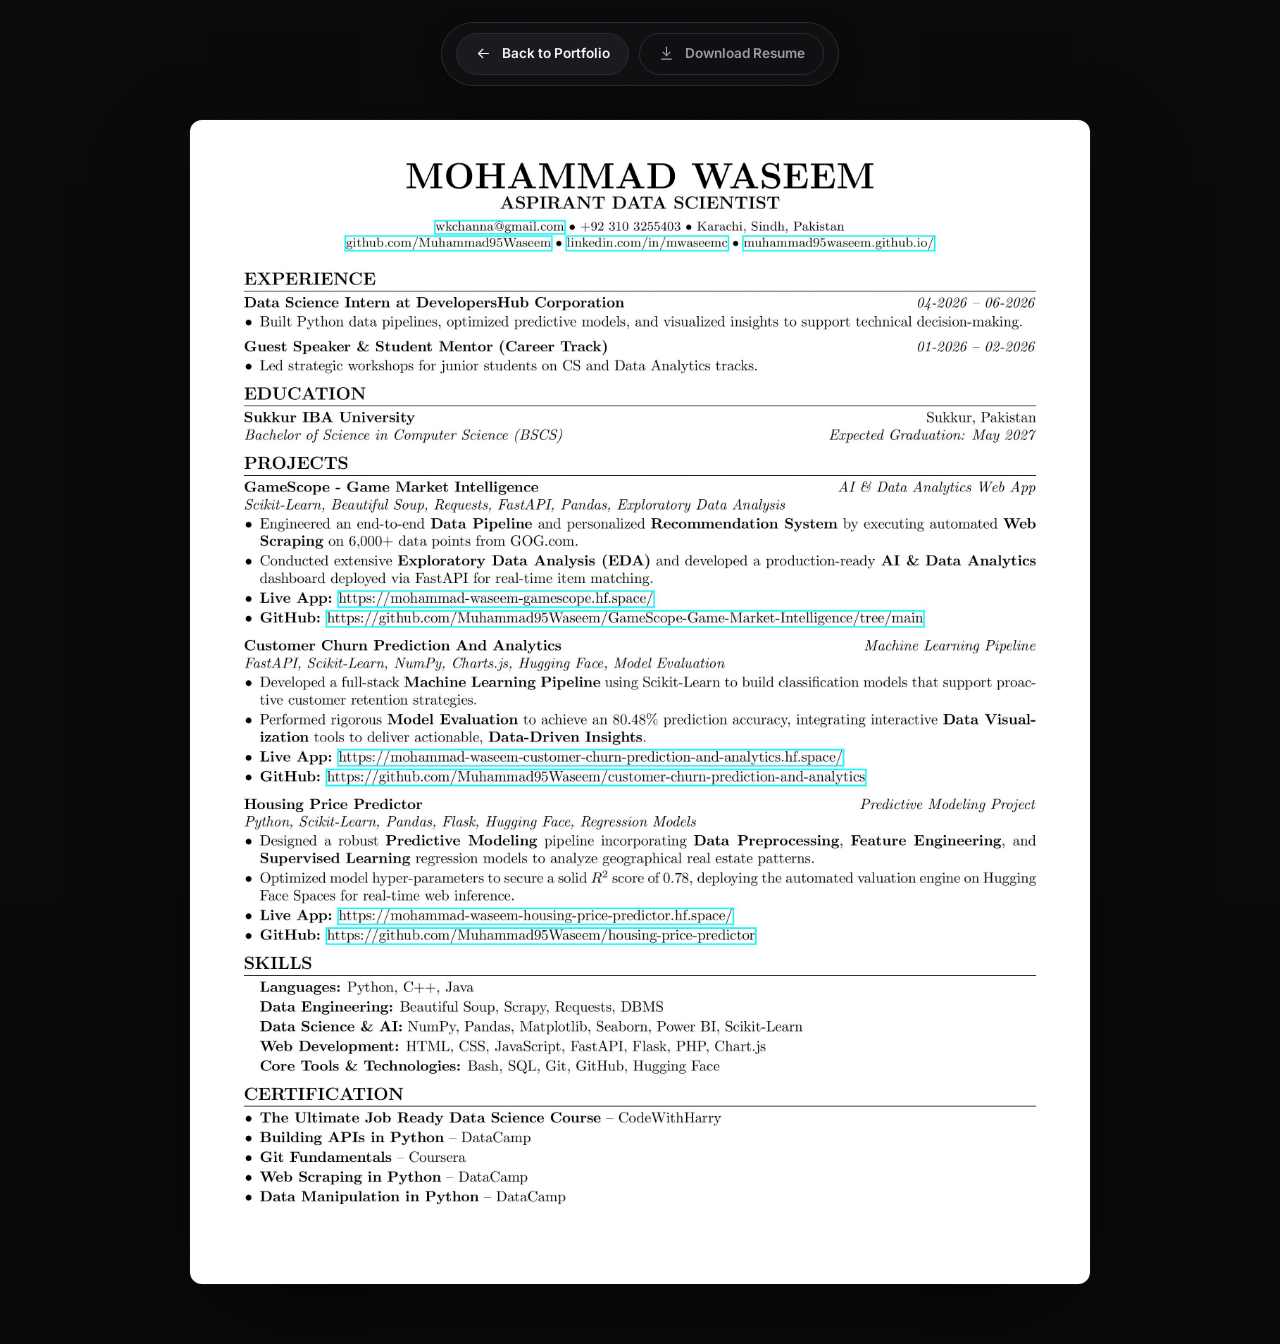
<file: resume/resume.html>
<!DOCTYPE html>
<html lang="en">
<head>
  <meta charset="UTF-8" />
  <meta name="viewport" content="width=device-width, initial-scale=1.0" />
  <title>Resume — Mohammad Waseem</title>
  <meta name="description" content="Resume of Mohammad Waseem — Data Scientist & Machine Learning Engineer." />

  <!-- ================= FONTS ================= -->
  <link rel="preconnect" href="https://fonts.googleapis.com" />
  <link rel="preconnect" href="https://fonts.gstatic.com" crossorigin />
  <link href="https://fonts.googleapis.com/css2?family=Space+Grotesk:wght@500;600;700&family=Inter:wght@400;500;600;700&family=IBM+Plex+Mono:wght@400;500;600&display=swap" rel="stylesheet" />

  <!-- Shares the same stylesheet as the main portfolio (see §20 RESUME PAGE) -->
  <link rel="stylesheet" href="../style.css" />
</head>
<body class="resume-body">

  <!-- Minimal local icon sprite (Back arrow + Download) — kept separate from
       the main sprite since this page can also be opened on its own. -->
  <svg style="display:none" aria-hidden="true">
    <symbol id="icon-back" viewBox="0 0 24 24"><path d="M19 12H5M11 18l-6-6 6-6"/></symbol>
    <symbol id="icon-download" viewBox="0 0 24 24"><path d="M12 3v12"/><path d="m7 10 5 5 5-5"/><path d="M5 20h14"/></symbol>
  </svg>

  <!-- =====================================================================
       FLOATING TOOLBAR
       ===================================================================== -->
  <div class="resume-toolbar">
    <a href="../index.html" class="btn btn-secondary btn-sm">
      <svg class="icon"><use href="#icon-back"/></svg>
      <span>Back to Portfolio</span>
    </a>
    <a href="resume.pdf" class="btn btn-ghost btn-sm" download>
      <svg class="icon"><use href="#icon-download"/></svg>
      <span>Download Resume</span>
    </a>
  </div>

  <!-- =====================================================================
       RESUME PREVIEW
       ===================================================================== -->
  <div class="resume-page-scaler">
    <a href="resume.pdf" download class="resume-preview-link" aria-label="Download resume PDF">
      <img class="resume-preview-image" src="resume.jpg" alt="Mohammad Waseem resume preview" />
    </a>
  </div>

  <script src="../script.js"></script>
</body>
</html>
</file>
<file: style.css>
/* =====================================================================
   MOHAMMAD WASEEM — PORTFOLIO STYLESHEET
   ---------------------------------------------------------------------
   Theme   : Premium dark (black / charcoal / red accent)
   Fonts   : Space Grotesk (display) · Inter (body) · IBM Plex Mono (data)
   Structure note: sections are ordered to mirror index.html exactly.
   Every reusable component has its own class — duplicate the matching
   HTML block and the styling will apply automatically. Avoid inline
   styles; add new rules here instead.
   ===================================================================== */

/* =====================================================================
   1. DESIGN TOKENS (CSS VARIABLES)
   ===================================================================== */
:root {
  /* ---- Color: base surfaces ---- */
  --color-bg: #0a0a0c;              /* page background */
  --color-bg-soft: #0d0d10;         /* alternating section background */
  --color-surface: #131316;         /* card surface */
  --color-surface-2: #1b1b1f;       /* elevated / hovered surface */
  --color-border: #2a2a30;          /* hairline borders */
  --color-border-soft: #1e1e23;     /* quieter borders */

  /* ---- Color: text ---- */
  --color-text: #f4f4f6;            /* primary text */
  --color-text-muted: #9a9aa4;      /* secondary text */
  --color-text-faint: #6b6b74;      /* tertiary / captions */

  /* ---- Color: accent (red) ---- */
  --color-accent: #e0273f;
  --color-accent-soft: #ff5d6c;
  --color-accent-rgb: 224, 39, 63;
  --color-accent-dim: rgba(224, 39, 63, 0.14);
  --color-accent-line: rgba(224, 39, 63, 0.4);
  --color-accent-glow: rgba(224, 39, 63, 0.55);

  /* ---- Typography ---- */
  --font-display: "Space Grotesk", "Inter", sans-serif;
  --font-body: "Inter", -apple-system, BlinkMacSystemFont, sans-serif;
  --font-mono: "IBM Plex Mono", "SFMono-Regular", monospace;
  --font-elegant: "Inter", -apple-system, BlinkMacSystemFont, sans-serif;

  /* ---- Layout ---- */
  --container-width: 1180px;
  --container-pad: clamp(20px, 5vw, 48px);
  --radius-sm: 7px;
  --radius-md: 11px;
  --radius-lg: 15px;
  --radius-pill: 999px;

  /* ---- Motion ---- */
  --ease-out: cubic-bezier(0.16, 1, 0.3, 1);
  --transition-fast: 0.2s var(--ease-out);
  --transition-base: 0.35s var(--ease-out);
  --transition-slow: 0.6s var(--ease-out);

  /* ---- Shadows ---- */
  --shadow-soft: 0 10px 30px -10px rgba(0, 0, 0, 0.55);
  --shadow-lift: 0 20px 50px -15px rgba(0, 0, 0, 0.65);
  --glow-accent: 0 0 0 1px var(--color-accent-line), 0 20px 60px -20px var(--color-accent-glow);
  /* Persistent thin glow outline for project/featured/certificate cards */
  --outline-accent: 0 0 0 1px var(--color-accent-line), 0 0 24px -8px var(--color-accent-glow);
}

/* =====================================================================
   2. RESET & BASE
   ===================================================================== */
*,
*::before,
*::after {
  box-sizing: border-box;
  margin: 0;
  padding: 0;
}

html {
  scroll-behavior: smooth;
  -webkit-text-size-adjust: 100%;
  scroll-padding-top: 96px;
  overflow-x: hidden;
  overflow-y: auto;
  -webkit-overflow-scrolling: touch;
  overscroll-behavior-y: auto;
}

body {
  background: var(--color-bg);
  color: var(--color-text);
  font-family: var(--font-body);
  font-size: 16px;
  line-height: 1.6;
  overflow: visible;             /* keep vertical scrolling on the document */
  min-height: 100vh;
  position: relative;
}

/* Subtle film-grain noise overlay for premium depth (fixed, decorative) */
body::before {
  content: "";
  position: fixed;
  inset: 0;
  z-index: 0;
  pointer-events: none;
  opacity: 0.025;
  background-image: url("data:image/svg+xml;utf8,<svg xmlns='http://www.w3.org/2000/svg' width='160' height='160'><filter id='n'><feTurbulence type='fractalNoise' baseFrequency='0.9' numOctaves='2' stitchTiles='stitch'/></filter><rect width='100%25' height='100%25' filter='url(%23n)'/></svg>");
  mix-blend-mode: overlay;
}

img {
  max-width: 100%;               /* defensive: images never exceed parent */
  height: auto;
  display: block;
}

a {
  color: inherit;
  text-decoration: none;
}

ul, ol {
  list-style: none;
}

button {
  font-family: inherit;
  cursor: pointer;
  border: none;
  background: none;
  color: inherit;
}

input, textarea {
  font-family: inherit;
  font-size: inherit;
  color: inherit;
}

svg {
  display: block;
  flex-shrink: 0;
}

/* Selection color */
::selection {
  background: var(--color-accent);
  color: #fff;
}

/* Scrollbar (webkit) — quiet, on-theme */
::-webkit-scrollbar {
  width: 10px;
}
::-webkit-scrollbar-track {
  background: var(--color-bg);
}
::-webkit-scrollbar-thumb {
  background: var(--color-surface-2);
  border-radius: var(--radius-pill);
  border: 2px solid var(--color-bg);
}
::-webkit-scrollbar-thumb:hover {
  background: var(--color-accent-dim);
}

/* Keyboard-focus styles (accessibility) — visible on every interactive element */
a:focus-visible,
button:focus-visible,
input:focus-visible,
textarea:focus-visible {
  outline: 2px solid var(--color-accent-soft);
  outline-offset: 3px;
  border-radius: var(--radius-sm);
}

/* Respect reduced-motion preference site-wide */
@media (prefers-reduced-motion: reduce) {
  *, *::before, *::after {
    animation-duration: 0.001ms !important;
    animation-iteration-count: 1 !important;
    transition-duration: 0.001ms !important;
    scroll-behavior: auto !important;
  }
}

/* =====================================================================
   3. TYPOGRAPHY
   ===================================================================== */
h1, h2, h3, h4 {
  font-family: var(--font-display);
  font-weight: 600;
  line-height: 1.15;
  letter-spacing: -0.01em;
}

p {
  color: var(--color-text-muted);
}

/* Small uppercase mono label — per the brief this is removed from every
   section header EXCEPT the Featured Projects card, where it's kept as a
   minimal, dot-free label (e.g. "AI Web App"). */
.eyebrow {
  display: inline-flex;
  align-items: center;
  font-family: var(--font-elegant);
  font-size: 0.95rem;
  letter-spacing: 0.04em;
  text-transform: none;
  color: var(--color-accent-soft);
  margin-bottom: 10px;
}

/* Small static (non-animated) status dot — used once, in the hero, to
   indicate availability. Distinct from the old glowing eyebrow pattern. */
.status-pill {
  display: inline-flex;
  align-items: center;
  gap: 8px;
  font-family: var(--font-mono);
  font-size: 0.75rem;
  letter-spacing: 0.1em;
  text-transform: uppercase;
  color: var(--color-text-muted);
  padding: 7px 14px 7px 10px;
  border-radius: var(--radius-pill);
  border: 1px solid var(--color-border);
  background: var(--color-surface);
}
.status-pill::before {
  content: "";
  width: 6px;
  height: 6px;
  border-radius: 50%;
  background: var(--color-accent);
  flex-shrink: 0;
}

.section-title {
  font-size: clamp(1.7rem, 3.2vw, 2.5rem);
  color: var(--color-text);
  margin-bottom: 14px;
}

.section-subtitle {
  max-width: 560px;
  font-size: 1rem;
  color: var(--color-text-muted);
}

.section-header {
  display: flex;
  flex-direction: column;
  align-items: center;
  text-align: center;
  margin: 0 auto 56px;
  max-width: 640px;
}

.text-accent {
  color: var(--color-accent-soft);
}

/* =====================================================================
   4. LAYOUT UTILITIES
   ===================================================================== */
.container {
  width: 100%;
  max-width: var(--container-width);
  margin: 0 auto;
  padding-inline: var(--container-pad);
}

.section {
  position: relative;
  z-index: 1;
  padding-block: clamp(64px, 10vw, 120px);
  overflow: visible;
}

.section-alt {
  background: var(--color-bg-soft);
  border-top: 1px solid var(--color-border-soft);
  border-bottom: 1px solid var(--color-border-soft);
}

/* Glassmorphism surface, used for nav / featured card / form, etc. */
.glass {
  background: rgba(19, 19, 22, 0.6);
  backdrop-filter: blur(18px) saturate(140%);
  -webkit-backdrop-filter: blur(18px) saturate(140%);
  border: 1px solid var(--color-border);
}

/* =====================================================================
   5. SCROLL-REVEAL (animation hooks, behaviour added in script.js)
   ===================================================================== */
.reveal {
  opacity: 0;
  transform: translateY(28px);
  transition: opacity 0.7s var(--ease-out), transform 0.7s var(--ease-out);
}
.reveal.is-visible {
  opacity: 1;
  transform: translateY(0);
}
/* Optional staggered children: add data-stagger="1..6" in markup */
.reveal[data-stagger="1"] { transition-delay: 0.05s; }
.reveal[data-stagger="2"] { transition-delay: 0.12s; }
.reveal[data-stagger="3"] { transition-delay: 0.19s; }
.reveal[data-stagger="4"] { transition-delay: 0.26s; }
.reveal[data-stagger="5"] { transition-delay: 0.33s; }
.reveal[data-stagger="6"] { transition-delay: 0.40s; }

/* =====================================================================
   6. BUTTONS
   ===================================================================== */
.btn {
  display: inline-flex;
  align-items: center;
  justify-content: center;
  gap: 10px;
  font-family: var(--font-body);
  font-size: 0.95rem;
  font-weight: 600;
  padding: 13px 26px;
  border-radius: var(--radius-pill);
  transition: transform var(--transition-fast), box-shadow var(--transition-fast),
              background var(--transition-fast), border-color var(--transition-fast), color var(--transition-fast);
  white-space: nowrap;
}
.btn svg { width: 17px; height: 17px; }

.btn-primary {
  background: var(--color-accent);
  color: #ffffff;
  box-shadow: 0 10px 30px -8px rgba(var(--color-accent-rgb), 0.55);
}
.btn-primary:hover {
  background: var(--color-accent-soft);
  transform: translateY(-2px);
  box-shadow: 0 16px 36px -8px rgba(var(--color-accent-rgb), 0.65);
}

.btn-secondary {
  background: var(--color-surface-2);
  color: var(--color-text);
  border: 1px solid var(--color-border);
}
.btn-secondary:hover {
  border-color: var(--color-accent-line);
  transform: translateY(-2px);
  box-shadow: var(--shadow-soft);
}

.btn-ghost {
  background: transparent;
  color: var(--color-text-muted);
  border: 1px solid var(--color-border);
}
.btn-ghost:hover {
  color: var(--color-text);
  border-color: var(--color-accent-line);
}

/* Outlined red button — red border + red text, fills solid red on hover.
   Used for "View Credential" buttons. */
.btn-outline-accent {
  position: relative;
  background: transparent;
  color: var(--color-accent);
  border: 1px solid var(--color-accent);
  overflow: hidden;
  z-index: 0;
}
.btn-outline-accent::before {
  content: "";
  position: absolute;
  inset: 0;
  background: var(--color-accent);
  transform: scaleX(0);
  transform-origin: left center;
  transition: transform var(--transition-base);
  z-index: -1;
}
.btn-outline-accent:hover {
  color: #fff;
  transform: translateY(-2px);
  box-shadow: 0 12px 28px -10px var(--color-accent-glow);
}
.btn-outline-accent:hover::before {
  transform: scaleX(1);
}

.btn-fill-accent {
  position: relative;
  background: transparent;
  color: var(--color-accent-soft);
  border: 1px solid var(--color-accent-line);
  overflow: hidden;
  z-index: 0;
}
.btn-fill-accent::before {
  content: "";
  position: absolute;
  inset: 0;
  background: var(--color-accent);
  transform: scaleX(0);
  transform-origin: left center;
  transition: transform var(--transition-base);
  z-index: -1;
}
.btn-fill-accent:hover {
  color: #fff;
  border-color: var(--color-accent);
  transform: translateY(-2px);
  box-shadow: 0 12px 28px -10px var(--color-accent-glow);
}
.btn-fill-accent:hover::before {
  transform: scaleX(1);
}

.btn-sm {
  padding: 9px 18px;
  font-size: 0.85rem;
}

.btn-block {
  width: 100%;
}

/* Generic flex-wrap row for button groups — prevents overflow */
.btn-row {
  display: flex;
  flex-wrap: wrap;
  gap: 14px;
}

/* =====================================================================
   7. BADGES (tech stack chips / status labels)
   ===================================================================== */
.badge {
  display: inline-flex;
  align-items: center;
  gap: 6px;
  font-family: var(--font-mono);
  font-size: 0.72rem;
  letter-spacing: 0.04em;
  padding: 6px 12px;
  border-radius: var(--radius-pill);
  background: var(--color-surface-2);
  border: 1px solid var(--color-border);
  color: var(--color-text-muted);
  white-space: nowrap;
}

.badge-accent {
  background: var(--color-accent-dim);
  border-color: var(--color-accent-line);
  color: var(--color-accent-soft);
}

/* Tech-stack tags (inside .tech-row, on project & featured cards):
   square/slightly-rounded edges, red border + red text. */
.badge-tech {
  border-radius: var(--radius-sm);
  background: rgba(var(--color-accent-rgb), 0.07);
  border-color: var(--color-accent-line);
  color: var(--color-accent-soft);
  font-family: var(--font-elegant);
  font-size: 0.82rem;
  letter-spacing: 0.03em;
  cursor: pointer;
  transition: background var(--transition-fast), border-color var(--transition-fast);
}
.badge-tech:hover {
  background: var(--color-accent-dim);
  border-color: var(--color-accent);
}

/* Flex-wrap container for a row of tech badges — wraps instead of overflow */
.tech-row {
  display: flex;
  flex-wrap: wrap;
  gap: 8px;
}

/* =====================================================================
   8. NAVBAR — floating glass pill
   ===================================================================== */
.navbar {
  position: fixed;
  top: 18px;
  left: 0;
  right: 0;
  z-index: 100;
  display: flex;
  justify-content: center;
  padding-inline: 16px;
}

.nav-pill {
  display: inline-flex;
  align-items: center;
  gap: 2px;
  padding: 7px;
  border-radius: var(--radius-pill);
  background:
    linear-gradient(135deg, rgba(255, 255, 255, 0.16), rgba(255, 255, 255, 0.055)),
    rgba(255, 255, 255, 0.045);
  backdrop-filter: blur(34px) saturate(210%) brightness(1.12);
  -webkit-backdrop-filter: blur(34px) saturate(210%) brightness(1.12);
  border: 1px solid rgba(var(--color-accent-rgb), 0.58);
  box-shadow:
    inset 0 1px 0 rgba(255, 255, 255, 0.34),
    inset 0 -1px 0 rgba(255, 255, 255, 0.1),
    0 18px 48px -22px rgba(0, 0, 0, 0.85),
    0 0 34px -18px rgba(255, 255, 255, 0.72);
  transition: background var(--transition-base), border-color var(--transition-base),
              box-shadow var(--transition-base);
  max-width: calc(100vw - 32px);
}
/* Added by script.js once the page scrolls past a threshold */
.navbar.is-scrolled .nav-pill {
  background:
    linear-gradient(135deg, rgba(255, 255, 255, 0.18), rgba(255, 255, 255, 0.07)),
    rgba(255, 255, 255, 0.055);
  border-color: rgba(var(--color-accent-rgb), 0.72);
  box-shadow:
    inset 0 1px 0 rgba(255, 255, 255, 0.38),
    inset 0 -1px 0 rgba(255, 255, 255, 0.12),
    0 16px 46px -20px rgba(0, 0, 0, 0.86),
    0 0 36px -18px rgba(255, 255, 255, 0.78);
}

.nav-links {
  display: flex;
  align-items: center;
  gap: 2px;
}

.nav-link {
  display: inline-flex;
  align-items: center;
  justify-content: center;
  gap: 8px;
  font-size: 0.9rem;
  font-weight: 600;
  font-family: var(--font-elegant);
  color: rgba(255, 255, 255, 0.94);
  padding: 9px 16px;
  border-radius: var(--radius-pill);
  text-shadow: 0 1px 10px rgba(0, 0, 0, 0.52);
  transition: color var(--transition-fast), background var(--transition-fast),
              box-shadow var(--transition-fast), transform var(--transition-fast);
  white-space: nowrap;
}
.nav-link:hover {
  color: var(--color-accent-soft);
  background: rgba(255, 255, 255, 0.12);
  box-shadow: inset 0 0 0 1px rgba(var(--color-accent-rgb), 0.22);
  transform: translateY(-1px);
}

.nav-icon {
  width: 20px;
  height: 20px;
  display: block;
  stroke: currentColor;
  stroke-width: 1.9;
  fill: none;
  flex-shrink: 0;
}

.nav-label {
  display: inline-block;
}

/* Hamburger toggle — hidden on desktop, shown on mobile, lives inside the pill */
.nav-toggle {
  display: none;
  flex-direction: column;
  justify-content: center;
  align-items: center;
  gap: 5px;
  width: 38px;
  height: 38px;
  border-radius: 50%;
}
.nav-toggle span {
  display: block;
  width: 16px;
  height: 1.5px;
  margin: 0 auto;
  background: var(--color-text);
  transition: transform var(--transition-fast), opacity var(--transition-fast);
}
.nav-toggle.is-active span:nth-child(1) { transform: translateY(6.5px) rotate(45deg); }
.nav-toggle.is-active span:nth-child(2) { opacity: 0; }
.nav-toggle.is-active span:nth-child(3) { transform: translateY(-6.5px) rotate(-45deg); }

/* =====================================================================
   9. SOCIAL ICON LINKS (reused in hero + contact + footer)
   ===================================================================== */
.social-row {
  display: flex;
  flex-wrap: wrap;
  gap: 12px;
}

.social-link {
  display: inline-flex;
  align-items: center;
  justify-content: center;
  width: 42px;
  height: 42px;
  border-radius: 50%;
  background: var(--color-surface);
  border: 1px solid var(--color-border);
  color: var(--color-text-muted);
  transition: color var(--transition-fast), border-color var(--transition-fast),
              transform var(--transition-fast), box-shadow var(--transition-fast);
}
.social-link svg { width: 18px; height: 18px; }
.social-link:hover {
  color: var(--color-accent-soft);
  border-color: var(--color-accent-line);
  transform: translateY(-3px);
  box-shadow: 0 10px 24px -8px rgba(var(--color-accent-rgb), 0.45);
}

/* =====================================================================
   10. HERO SECTION
   ===================================================================== */
.hero {
  position: relative;
  min-height: 100vh;
  display: flex;
  align-items: center;
  padding-top: 110px;
  padding-bottom: 64px;
  overflow: hidden;
}

/* Signature element: animated data-network canvas, drawn behind the hero
   content by script.js. Kept subtle — see "Hero Network Canvas" in JS. */
.hero-canvas {
  position: absolute;
  inset: 0;
  z-index: 0;
  width: 100%;
  height: 100%;
  opacity: 0;
  pointer-events: none;
}

.hero-stars {
  position: absolute;
  inset: 0;
  z-index: 0;
  pointer-events: none;
  overflow: hidden;
  background: transparent;
}
.hero-stars::before,
.hero-stars::after {
  content: "";
  position: absolute;
  inset: -18%;
  background-image:
    radial-gradient(2.4px 2.4px at 18% 28%, rgba(255,255,255,0.95) 0, transparent 48%),
    radial-gradient(1.8px 1.8px at 72% 18%, rgba(255,93,108,0.86) 0, transparent 44%),
    radial-gradient(2.2px 2.2px at 82% 70%, rgba(255,255,255,0.92) 0, transparent 48%),
    radial-gradient(1.4px 1.4px at 36% 82%, rgba(255,93,108,0.78) 0, transparent 42%),
    radial-gradient(1.7px 1.7px at 60% 56%, rgba(255,255,255,0.86) 0, transparent 44%),
    radial-gradient(1.2px 1.2px at 10% 66%, rgba(255,93,108,0.82) 0, transparent 38%),
    radial-gradient(1.6px 1.6px at 48% 16%, rgba(255,255,255,0.78) 0, transparent 42%),
    radial-gradient(1.4px 1.4px at 90% 35%, rgba(255,93,108,0.8) 0, transparent 40%);
  background-size: 220px 220px, 260px 260px, 300px 300px, 240px 240px, 280px 280px, 320px 320px, 250px 250px, 270px 270px;
  opacity: 0.9;
  animation: hero-stars-drift 16s linear infinite alternate;
}
.hero-stars::after {
  opacity: 0.55;
  animation-duration: 22s;
  animation-direction: alternate-reverse;
  filter: blur(1.2px);
}

@keyframes hero-stars-drift {
  0% { transform: translate3d(0, 0, 0) scale(1); }
  100% { transform: translate3d(-4%, 3%, 0) scale(1.06); }
}

.hero-container {
  position: relative;
  z-index: 2;
  width: 100%;
  max-width: var(--container-width);
  margin: 0 auto;
  padding-inline: var(--container-pad);
  display: grid;
  grid-template-columns: 0.85fr 1.15fr;
  align-items: center;
  gap: clamp(32px, 6vw, 80px);
}

/* ---- Left: profile visual ---- */
.hero-visual {
  display: flex;
  justify-content: center;
}

.hero-photo-wrap {
  position: relative;
  width: clamp(220px, 26vw, 340px);
  height: clamp(220px, 26vw, 340px);
}

/* Red ambient glow behind the profile image — hidden by default, fades
   in on hover instead of pulsing permanently (see hero-photo-wrap:hover) */
.hero-glow {
  position: absolute;
  inset: -30%;
  background: radial-gradient(circle, var(--color-accent-glow) 0%, rgba(224, 39, 63, 0) 70%);
  filter: blur(14px);
  z-index: 0;
  opacity: 0;
  transform: scale(0.92);
  transition: opacity var(--transition-slow), transform var(--transition-slow);
}
.hero-photo-wrap:hover .hero-glow {
  opacity: 1;
  transform: scale(1.08);
}

.hero-photo-ring {
  position: relative;
  z-index: 1;
  width: 100%;
  height: 100%;
  border-radius: 50%;
  padding: 6px;
  background: var(--color-border); /* neutral by default — no permanent red ring */
}
.hero-photo-ring::before {
  content: "";
  position: absolute;
  inset: 0;
  border-radius: 50%;
  background: conic-gradient(from 180deg, var(--color-accent), transparent 40%, transparent 60%, var(--color-accent));
  opacity: 0;
  transition: opacity var(--transition-slow);
}
.hero-photo-wrap:hover .hero-photo-ring::before {
  opacity: 1;
}

.hero-photo {
  position: relative;
  z-index: 1;
  width: 100%;
  height: 100%;
  border-radius: 50%;
  overflow: hidden;
  border: 4px solid var(--color-bg);
  background: var(--color-surface);
}
.hero-photo img {
  width: 100%;
  height: 100%;
  object-fit: cover;
  transition: transform var(--transition-slow);
}
.hero-photo-wrap:hover .hero-photo img {
  transform: scale(1.08);
}

/* ---- Right: text content ---- */
.hero-content {
  display: flex;
  flex-direction: column;
  align-items: flex-start;
  gap: 18px;
  min-width: 0; /* defensive: allow flex child to shrink, prevents overflow */
}

.hero-name {
  font-size: clamp(2.4rem, 6vw, 4.2rem);
  line-height: 1.05;
  word-break: break-word; /* defensive: long names never break layout */
}

.hero-role-line {
  display: flex;
  flex-wrap: wrap;
  align-items: baseline;
  gap: 10px;
  font-family: var(--font-display);
  font-size: clamp(1.2rem, 2.4vw, 1.7rem);
  color: var(--color-text-muted);
}

.typed-text {
  color: var(--color-accent-soft);
  font-weight: 600;
}

.typed-cursor {
  display: inline-block;
  width: 2px;
  height: 1.1em;
  background: var(--color-accent-soft);
  margin-left: 2px;
  vertical-align: -0.15em;
  animation: blink-cursor 0.9s step-end infinite;
}
@keyframes blink-cursor {
  0%, 50% { opacity: 1; }
  51%, 100% { opacity: 0; }
}

.hero-tagline {
  font-size: clamp(1rem, 1.6vw, 1.15rem);
  color: var(--color-text-muted);
  max-width: 480px;
}

.hero-actions {
  margin-top: 8px;
}

.hero-socials {
  margin-top: 6px;
}

/* =====================================================================
   11. FEATURED PROJECT
   ===================================================================== */
.featured-card {
  --poster-glow-rgb: var(--color-accent-rgb);
  position: relative;
  display: grid;
  grid-template-columns: 40% 60%;
  align-items: center;      /* let the poster keep its own aspect ratio instead
                                of being stretched to match the taller text column
                                (which was over-cropping the poster image) */
  border-radius: var(--radius-lg);
  border: 1px solid var(--color-accent-line);
  overflow: hidden;
  box-shadow: var(--shadow-lift), var(--outline-accent);
  transition: box-shadow var(--transition-base), border-color var(--transition-base);
}
.featured-card::after {
  content: "";
  position: absolute;
  top: 0;
  left: -60%;
  width: 35%;
  height: 100%;
  background: linear-gradient(115deg, transparent, rgba(255, 255, 255, 0.14), transparent);
  transform: skewX(-20deg);
  transition: left 0.8s var(--ease-out);
  pointer-events: none;
  z-index: 2;
}
.featured-card:hover::after {
  left: 120%;
}
.featured-card:hover {
  border-color: var(--color-accent);
  box-shadow: var(--shadow-lift), var(--glow-accent);
}

.featured-poster-wrap {
  position: relative;
  aspect-ratio: 16 / 9;      /* matches the 1920×1080 source art exactly — the
                                 full poster always stays visible, nothing crops */
  background: var(--color-surface-2);
  overflow: hidden;
  border-right: 1px solid rgba(var(--poster-glow-rgb), 0.72); /* completes the glowing frame
                                                                 around the poster */
  box-shadow:
    inset 0 0 0 1px rgba(var(--poster-glow-rgb), 0.48),
    inset 0 0 34px -16px rgba(var(--poster-glow-rgb), 0.88),
    0 0 34px -10px rgba(var(--poster-glow-rgb), 0.78);
  transition: border-color var(--transition-base), box-shadow var(--transition-base), transform var(--transition-base);
}

@media (min-width: 1025px) {
  .featured-poster-wrap {
    margin-left: clamp(10px, 1.5vw, 20px);
    transform: translateX(8px);
  }
}
/* Dark corner gradient so the "Featured" badge stays legible over any poster,
   regardless of how bright the artwork underneath it is. */
.featured-poster-wrap::before {
  content: "";
  position: absolute;
  inset: -18%;
  z-index: 0;
  background:
    radial-gradient(circle, rgba(var(--poster-glow-rgb), 0.42) 0%, rgba(var(--poster-glow-rgb), 0.16) 26%, rgba(0, 0, 0, 0) 62%),
    linear-gradient(135deg, rgba(0, 0, 0, 0.95) 0%, rgba(0, 0, 0, 0.55) 38%, rgba(0, 0, 0, 0) 72%);
  filter: blur(30px) saturate(1.25) brightness(1.15);
  opacity: 0.95;
  transform: scale(1.08);
  pointer-events: none;
}
.featured-poster-wrap::after {
  content: "";
  position: absolute;
  inset: 0;
  z-index: 2;
  border: 1px solid rgba(var(--poster-glow-rgb), 0.86);
  box-shadow:
    inset 0 0 0 1px rgba(var(--poster-glow-rgb), 0.36),
    inset 0 0 38px -13px rgba(var(--poster-glow-rgb), 0.95),
    0 0 38px -9px rgba(var(--poster-glow-rgb), 0.9);
  pointer-events: none;
}
.featured-poster-wrap img {
  position: relative;
  z-index: 1;
  width: 100%;
  height: 100%;
  object-fit: cover;
  transition: transform 0.6s var(--ease-out);
}
.featured-card:hover .featured-poster-wrap img {
  transform: scale(1.06);
}

.featured-badge {
  position: absolute;
  top: 10px;
  left: 10px;
  z-index: 3;
  font-family: var(--font-elegant);
  font-size: 0.72rem;
  letter-spacing: 0.04em;
  gap: 4px;
  padding: 4px 9px;
  box-shadow: 0 8px 20px -8px rgba(0, 0, 0, 0.95), 0 0 0 1px rgba(0, 0, 0, 0.35);
  text-shadow: 0 1px 8px rgba(0, 0, 0, 0.85);
}

.featured-details {
  padding: clamp(28px, 4vw, 48px);
  display: flex;
  flex-direction: column;
  justify-content: center;
  gap: 16px;
  min-width: 0;
}

.featured-title {
  font-size: clamp(1.4rem, 2.6vw, 2rem);
}

.featured-desc {
  color: var(--color-text-muted);
  max-width: 560px;
}

/* =====================================================================
   12. PROJECTS GRID
   ===================================================================== */
.projects-grid {
  display: grid;
  grid-template-columns: repeat(auto-fit, minmax(290px, 1fr));
  gap: 28px;
}

/* ===== Project Card Start =====
   Duplicate this whole block (the .project-card element in index.html)
   to add a new project. Everything below is driven purely by class
   names, so a duplicated card needs no CSS changes. */
.project-card {
  position: relative;
  display: flex;
  flex-direction: column;
  background: var(--color-surface);
  border: 1px solid var(--color-accent-line);
  border-radius: var(--radius-md);
  overflow: hidden;
  cursor: pointer;
  box-shadow: var(--outline-accent);
  transition: transform var(--transition-base), box-shadow var(--transition-base),
              border-color var(--transition-base);
}
.project-card:hover {
  transform: translateY(-6px);
  border-color: var(--color-accent);
  box-shadow: var(--glow-accent);
}

/* Glint/shine sweep — same treatment as the skill-card chips, but spans
   the whole card (poster + body) since it sits above everything here. */
.project-card::after {
  content: "";
  position: absolute;
  top: 0;
  left: -60%;
  width: 40%;
  height: 100%;
  background: linear-gradient(115deg, transparent, rgba(255, 255, 255, 0.12), transparent);
  transform: skewX(-20deg);
  transition: left 0.8s var(--ease-out);
  pointer-events: none;
}
.project-card:hover::after {
  left: 120%;
}

.project-poster-wrap {
  position: relative;
  aspect-ratio: 16 / 9;
  overflow: hidden;
  background: var(--color-surface-2);
}
.project-poster-wrap img {
  width: 100%;
  height: 100%;
  object-fit: cover;
  transition: transform 0.6s var(--ease-out);
}
.project-card:hover .project-poster-wrap img {
  transform: scale(1.08);
}

.project-body {
  display: flex;
  flex-direction: column;
  gap: 12px;
  padding: 22px;
  flex: 1;
  min-width: 0;
}

.project-title {
  font-size: 1.15rem;
}

.project-desc {
  font-size: 0.92rem;
  color: var(--color-text-muted);
}

.project-actions {
  margin-top: auto;
  display: flex;
  flex-wrap: wrap;
  gap: 10px;
  padding-top: 6px;
}
/* ===== Project Card End ===== */

/* =====================================================================
   13. EXPERIENCE SECTION
   ===================================================================== */
.experience-shell {
  position: relative;
  display: grid;
  grid-template-columns: minmax(220px, 320px) minmax(0, 1fr);
  align-items: stretch;
  padding: 0;
  border: 1px solid var(--color-accent-line);
  border-radius: 20px;
  background: linear-gradient(135deg, rgba(19, 19, 22, 0.96), rgba(10, 10, 12, 0.94));
  box-shadow: var(--outline-accent);
  overflow: hidden;
  margin-top: 8px;
  max-height: 420px;
  transition: max-height 0.7s var(--ease-out), border-color 0.35s var(--ease-out),
              box-shadow 0.35s var(--ease-out), transform 0.35s var(--ease-out);
}
.experience-shell.is-expanded {
  max-height: 820px;
}
.experience-shell:hover {
  border-color: var(--color-accent);
  box-shadow: var(--glow-accent);
  transform: translateY(-4px);
}
.experience-shell::before {
  content: "";
  position: absolute;
  inset: 0;
  background: radial-gradient(circle at top right, rgba(224, 39, 63, 0.2), transparent 42%);
  pointer-events: none;
}

.experience-visual {
  position: relative;
  display: flex;
  align-items: stretch;
  justify-content: center;
  min-height: 100%;
  background: var(--color-surface-2);
}
.experience-glow {
  position: absolute;
  inset: 8% 8%;
  border-radius: 20px;
  background: radial-gradient(circle, rgba(255, 93, 108, 0.16), transparent 70%);
  filter: blur(18px);
}
.experience-visual-card {
  position: relative;
  z-index: 1;
  width: 100%;
  padding: clamp(14px, 1.8vw, 22px);
  background: linear-gradient(180deg, rgba(255,255,255,0.04), rgba(255,255,255,0.01));
  border: none;
  border-radius: 0;
  backdrop-filter: none;
  -webkit-backdrop-filter: none;
  box-shadow: none;
  display: flex;
  align-items: center;
  justify-content: center;
}
.experience-visual-card img {
  width: auto;
  max-width: 100%;
  height: auto;
  max-height: 280px;
  display: block;
  object-fit: contain;
  border-radius: 14px;
  border: none;
}

.experience-content {
  position: relative;
  z-index: 1;
  display: flex;
  flex-direction: column;
  gap: 14px;
  padding: clamp(20px, 3vw, 34px);
}
.experience-card-top {
  display: flex;
  flex-direction: column;
  gap: 8px;
}
.experience-kicker {
  font-family: var(--font-elegant);
  font-size: 0.78rem;
  letter-spacing: 0.16em;
  text-transform: uppercase;
  color: var(--color-accent-soft);
}
.experience-title {
  font-size: clamp(1.3rem, 2.1vw, 1.9rem);
}
.experience-summary {
  max-width: 560px;
  color: var(--color-text-muted);
}
.experience-shell:not(.is-expanded) .experience-summary,
.experience-shell:not(.is-expanded) .experience-meta {
  display: none;
}
.experience-meta {
  display: flex;
  flex-wrap: wrap;
  gap: 12px;
}
.experience-pill {
  display: flex;
  flex-direction: column;
  gap: 4px;
  min-width: 140px;
  padding: 12px 14px;
  border: 1px solid var(--color-border);
  border-radius: 12px;
  background: rgba(255, 255, 255, 0.03);
}
.experience-pill span {
  font-size: 0.72rem;
  letter-spacing: 0.12em;
  text-transform: uppercase;
  color: var(--color-text-faint);
}
.experience-pill strong {
  color: var(--color-text);
}
.experience-toggle {
  display: inline-flex;
  align-items: center;
  gap: 8px;
  align-self: flex-start;
  margin-top: 2px;
  padding: 0;
  border: none;
  border-radius: 0;
  background: transparent;
  color: var(--color-accent-soft);
  font-size: 0.92rem;
  font-weight: 600;
  letter-spacing: 0.02em;
  transition: color 0.25s var(--ease-out), transform 0.25s var(--ease-out);
  position: relative;
}
.experience-toggle::after {
  content: "";
  position: absolute;
  left: 0;
  bottom: -3px;
  width: 100%;
  height: 1px;
  background: currentColor;
  transform: scaleX(0.85);
  transform-origin: left;
  transition: transform 0.25s var(--ease-out);
}
.experience-toggle:hover,
.experience-toggle:focus-visible {
  color: var(--color-text);
  transform: translateY(-1px);
}
.experience-toggle:hover::after,
.experience-toggle:focus-visible::after {
  transform: scaleX(1);
}
.experience-toggle .icon {
  width: 15px;
  height: 15px;
  stroke: currentColor;
  fill: none;
  transition: transform 0.35s var(--ease-out);
}
.experience-shell.is-expanded .experience-toggle .icon {
  transform: rotate(180deg);
}
.experience-expanded-panel {
  display: grid;
  grid-template-rows: 0fr;
  transition: grid-template-rows 0.6s var(--ease-out);
}
.experience-expanded-inner {
  overflow: hidden;
}
.experience-shell.is-expanded .experience-expanded-panel {
  grid-template-rows: 1fr;
}
.experience-highlights {
  display: flex;
  flex-direction: column;
  gap: 12px;
  padding-top: 4px;
  opacity: 0;
  transform: translateY(8px);
  transition: opacity 0.35s var(--ease-out), transform 0.35s var(--ease-out);
}
.experience-shell.is-expanded .experience-highlights {
  opacity: 1;
  transform: translateY(0);
}
.experience-highlight {
  padding: 14px 16px;
  border-radius: 10px;
  background: rgba(224, 39, 63, 0.07);
}
.highlight-label {
  display: block;
  margin-bottom: 6px;
  font-family: var(--font-elegant);
  font-size: 0.78rem;
  letter-spacing: 0.12em;
  text-transform: uppercase;
  color: var(--color-accent-soft);
}
.experience-highlight a {
  display: inline-flex;
  align-items: center;
  gap: 8px;
  font-weight: 600;
  color: var(--color-text);
}
.experience-highlight a:hover {
  color: var(--color-accent-soft);
}
.experience-highlight .icon {
  width: 16px;
  height: 16px;
  stroke: currentColor;
  fill: none;
}

.skills-categories {
  display: flex;
  flex-direction: column;
  gap: 40px;
}

.skill-category-title {
  font-family: var(--font-elegant);
  font-size: 0.95rem;
  letter-spacing: 0.08em;
  text-transform: uppercase;
  color: var(--color-accent);
  margin-bottom: 18px;
  padding-bottom: 10px;
  border-bottom: 1px solid var(--color-border-soft);
}

.skill-grid {
  display: flex;
  flex-wrap: wrap;
  gap: 14px;
}

/* ===== Skill Card Start =====
   Duplicate one .skill-card to add a tool. The icon is always red (see
   .skill-icon below); the name uses `currentColor` so it stays muted by
   default and switches to red on hover — that hover behavior is kept
   exactly as it was. */
.skill-card {
  position: relative;
  display: flex;
  align-items: center;
  gap: 10px;
  padding: 12px 18px;
  border-radius: var(--radius-pill);
  background: var(--color-surface);
  border: 1px solid var(--color-border);
  color: var(--color-text-muted);
  overflow: hidden;
  isolation: isolate;
  cursor: pointer;
  transition: color var(--transition-fast), border-color var(--transition-fast),
              transform var(--transition-fast), box-shadow var(--transition-fast);
}

.skill-icon {
  width: 20px;
  height: 20px;
  color: var(--color-accent); /* pre-colored before hover, per brief */
  flex-shrink: 0;
}
.skill-icon svg {
  width: 100%;
  height: 100%;
  stroke: currentColor;
  fill: none;
}

.skill-name {
  font-size: 0.88rem;
  font-weight: 500;
  color: currentColor;
  white-space: nowrap;
}

/* Light glint sweep across the chip on hover */
.skill-card::after {
  content: "";
  position: absolute;
  top: 0;
  left: -60%;
  width: 40%;
  height: 100%;
  background: linear-gradient(115deg, transparent, rgba(255, 255, 255, 0.16), transparent);
  transform: skewX(-20deg);
  transition: left 0.7s var(--ease-out);
  z-index: -1;
}
.skill-card:hover {
  color: var(--color-accent-soft);
  border-color: var(--color-accent-line);
  transform: translateY(-3px);
  box-shadow: 0 12px 28px -10px var(--color-accent-glow);
}
.skill-card:hover::after {
  left: 120%;
}
/* ===== Skill Card End ===== */

/* =====================================================================
   14. CERTIFICATIONS — Career Certifications (large horizontal cards)
   ===================================================================== */
.cert-career-list {
  display: flex;
  flex-direction: column;
  gap: 24px;
}

/* ===== Career Certificate Card Start =====
   Full-width rectangular card: certificate image on the left, details
   and actions on the right. Duplicate this block for each new
   career-level certificate. */
.cert-career-card {
  position: relative;
  display: grid;
  grid-template-columns: minmax(220px, 320px) 1fr;
  align-items: center;     /* keep the certificate image at its own aspect
                               ratio regardless of how tall the details side gets */
  background: var(--color-surface);
  border: 1px solid var(--color-accent-line);
  border-radius: var(--radius-md);
  overflow: hidden;
  box-shadow: var(--outline-accent);
  transition: border-color var(--transition-base), box-shadow var(--transition-base),
              transform var(--transition-base);
}
.cert-career-card:hover {
  border-color: var(--color-accent);
  box-shadow: var(--glow-accent);
  transform: translateY(-4px);
}
.cert-career-card::after {
  content: "";
  position: absolute;
  top: 0;
  left: -60%;
  width: 35%;
  height: 100%;
  background: linear-gradient(115deg, transparent, rgba(255, 255, 255, 0.1), transparent);
  transform: skewX(-20deg);
  transition: left 0.8s var(--ease-out);
  pointer-events: none;
}
.cert-career-card:hover::after {
  left: 120%;
}

/* No-crop: the certificate's own aspect ratio decides the image height,
   so the full document is always visible — never cover-cropped. */
.cert-career-image {
  position: relative;
  overflow: hidden;
  background: var(--color-surface-2);
}
.cert-career-image img {
  width: 100%;
  height: auto;
  display: block;
  transition: transform 0.6s var(--ease-out);
}
.cert-career-card:hover .cert-career-image img {
  transform: scale(1.05);
}

.cert-career-details {
  padding: clamp(20px, 3vw, 36px);
  display: flex;
  flex-direction: column;
  gap: 6px;
  justify-content: center;
  min-width: 0;
}

/* Subtle top label replacing the old "Career Certificate" badge pill */
.cert-kicker {
  font-family: var(--font-elegant);
  font-size: 0.82rem;
  letter-spacing: 0.06em;
  text-transform: uppercase;
  color: var(--color-accent-soft);
  margin-bottom: 4px;
}

.cert-title {
  font-size: 1.2rem;
}

.cert-issuer {
  font-size: 0.9rem;
  color: var(--color-text-faint);
  margin-bottom: 6px;
}
/* ===== Career Certificate Card End ===== */

/* =====================================================================
   15. CERTIFICATIONS — Statements of Achievement (smaller cards, 4/row)
   ===================================================================== */
.cert-achievement-grid {
  display: grid;
  grid-template-columns: repeat(4, 1fr);
  align-items: stretch; /* each card fills the same height within the row */
  gap: 18px;
}

/* ===== Achievement Card Start ===== */
.cert-achievement-card {
  position: relative;
  display: flex;
  flex-direction: column;
  height: 100%;
  background: var(--color-surface);
  border: 1px solid var(--color-accent-line);
  border-radius: var(--radius-md);
  overflow: hidden;
  box-shadow: var(--outline-accent);
  transition: border-color var(--transition-base), box-shadow var(--transition-base),
              transform var(--transition-base);
}
.cert-achievement-card:hover {
  border-color: var(--color-accent);
  box-shadow: var(--glow-accent);
  transform: translateY(-4px);
}
.cert-achievement-card::after {
  content: "";
  position: absolute;
  top: 0;
  left: -60%;
  width: 40%;
  height: 100%;
  background: linear-gradient(115deg, transparent, rgba(255, 255, 255, 0.1), transparent);
  transform: skewX(-20deg);
  transition: left 0.8s var(--ease-out);
  pointer-events: none;
}
.cert-achievement-card:hover::after {
  left: 120%;
}

.cert-achievement-image {
  overflow: hidden;
  background: var(--color-surface-2);
}
.cert-achievement-image img {
  width: 100%;
  height: auto;
  display: block;
  transition: transform 0.6s var(--ease-out);
}
.cert-achievement-card:hover .cert-achievement-image img {
  transform: scale(1.05);
}

.cert-achievement-body {
  padding: 14px 16px;
  display: flex;
  flex-direction: column;
  gap: 8px;
  flex: 1;
  justify-content: space-between;
  min-width: 0;
}
.cert-achievement-body .cert-title {
  font-size: 0.95rem;
  line-height: 1.3;
}
.cert-achievement-body .cert-issuer {
  font-size: 0.8rem;
  margin-bottom: 2px;
}
.cert-achievement-body .btn {
  font-size: 0.8rem;
  padding: 9px 14px;
}
/* ===== Achievement Card End ===== */

/* =====================================================================
   16. ABOUT ME
   ===================================================================== */
.about-grid {
  display: grid;
  grid-template-columns: 1.1fr 0.9fr;
  align-items: center;
  gap: clamp(40px, 6vw, 80px);
}

.about-content {
  display: flex;
  flex-direction: column;
  align-items: flex-start;
  gap: 6px;
  min-width: 0;
}

.about-greeting {
  font-family: var(--font-elegant);
  font-size: clamp(1.25rem, 2vw, 1.45rem);
  font-weight: 600;
  color: var(--color-accent-soft);
  margin-bottom: 2px;
}

.about-name {
  font-size: clamp(2rem, 4vw, 2.9rem);
  margin-bottom: 10px;
}

.about-summary {
  color: var(--color-text-muted);
  max-width: 520px;
  line-height: 1.7;
  margin-bottom: 18px;
}

.about-actions {
  margin-bottom: 28px;
}

/* Education line, with a framed university logo for recognition. */
.about-education {
  display: flex;
  align-items: flex-start;
  gap: 16px;
  width: 100%;
  padding-top: 22px;
  border-top: 1px solid var(--color-border-soft);
  margin-bottom: 24px;
}
.about-education-icon {
  width: 50px;
  height: 50px;
  border-radius: 0;
  background: transparent;
  border: none;
  box-shadow: none;
  display: flex;
  align-items: center;
  justify-content: center;
  color: #fff;
  flex-shrink: 0;
  overflow: hidden;
}
.about-education-icon img {
  width: 100%;
  height: 100%;
  object-fit: contain;
  padding: 0;
  filter: brightness(0) invert(1);
}
.about-education-degree {
  font-weight: 600;
  margin-bottom: 3px;
}
.about-education-school {
  font-size: 0.9rem;
  color: var(--color-text-muted);
}

/* ===== Stat Box Start =====
   Square-edged, red-bordered statistic tile. Duplicate for a third stat. */
.stats-row {
  display: grid;
  grid-template-columns: 1fr 1fr;
  gap: 14px;
  width: 100%;
}
.stat-box {
  padding: 20px 18px;
  border-radius: 4px;
  border: 1px solid var(--color-accent-line);
  background: var(--color-surface);
  min-height: 118px;
  display: flex;
  flex-direction: column;
  align-items: center;
  justify-content: center;
  text-align: center;
  transition: border-color var(--transition-fast), transform var(--transition-fast),
              box-shadow var(--transition-fast), background var(--transition-fast);
}
.stat-box:hover {
  border-color: var(--color-accent);
  background: var(--color-accent-dim);
  transform: translateY(-3px);
  box-shadow: var(--glow-accent);
}
.stat-number {
  display: block;
  font-family: var(--font-display);
  font-size: clamp(1.7rem, 3vw, 2.3rem);
  font-weight: 700;
  color: var(--color-accent);
}
.stat-label {
  display: block;
  font-family: var(--font-mono);
  font-size: 0.72rem;
  letter-spacing: 0.09em;
  text-transform: uppercase;
  color: var(--color-text-muted);
  margin-top: 4px;
}
/* ===== Stat Box End ===== */

/* ---- Right: portrait photo ---- */
.about-visual {
  display: flex;
  justify-content: center;
}
.about-photo {
  width: 100%;
  max-width: 360px;
  aspect-ratio: 3 / 4;
  border-radius: var(--radius-lg);
  overflow: hidden;
  border: 1px solid var(--color-accent-line);
  box-shadow: var(--shadow-lift), var(--outline-accent);
  transition: box-shadow var(--transition-base);
}
.about-photo:hover {
  box-shadow: var(--shadow-lift), var(--glow-accent);
}
.about-photo img {
  width: 100%;
  height: 100%;
  object-fit: cover;
  transition: transform var(--transition-slow);
}
.about-photo:hover img {
  transform: scale(1.03);
}

/* =====================================================================
   18. CONTACT SECTION — premium animated tile grid (no form; the old
   contact form was non-functional and has been removed per the brief)
   ===================================================================== */
.contact-wrap {
  position: relative;
}

/* Faint ambient red glow behind the section — purely decorative, adds a
   touch more accent color to a section that otherwise reads very dark */
.contact-wrap::before {
  content: "";
  position: absolute;
  top: 50%;
  left: 50%;
  width: 70vw;
  height: 70vw;
  max-width: 900px;
  max-height: 900px;
  transform: translate(-50%, -50%);
  background: radial-gradient(circle, var(--color-accent-dim) 0%, transparent 65%);
  pointer-events: none;
  z-index: 0;
}

.contact-orbit {
  position: relative;
  z-index: 1;
  width: min(100%, 620px);
  min-height: 620px;
  margin: 0 auto;
  display: flex;
  align-items: center;
  justify-content: center;
  --orbit-shift: 8px;
}

.contact-preview {
  position: relative;
  z-index: 2;
  width: clamp(210px, 32vw, 260px);
  aspect-ratio: 1;
  border-radius: 50%;
  display: flex;
  flex-direction: column;
  align-items: center;
  justify-content: center;
  gap: 10px;
  padding: 28px;
  text-align: center;
  background:
    linear-gradient(145deg, rgba(255, 255, 255, 0.16), rgba(255, 255, 255, 0.06)),
    rgba(19, 19, 22, 0.8);
  border: 1px solid rgba(var(--color-accent-rgb), 0.45);
  box-shadow: var(--glow-accent), inset 0 1px 0 rgba(255, 255, 255, 0.18);
  backdrop-filter: blur(18px) saturate(140%);
  -webkit-backdrop-filter: blur(18px) saturate(140%);
}

.contact-preview-icon {
  width: 54px;
  height: 54px;
  border-radius: 50%;
  display: flex;
  align-items: center;
  justify-content: center;
  background: var(--color-accent-dim);
  border: 1px solid var(--color-accent-line);
  color: var(--color-accent);
}
.contact-preview-icon svg {
  width: 24px;
  height: 24px;
  stroke: currentColor;
  fill: none;
}

.contact-preview-label {
  font-size: 1.05rem;
  font-family: var(--font-elegant);
  color: var(--color-text);
}

.contact-preview-value {
  font-size: 0.92rem;
  line-height: 1.55;
  color: var(--color-text-muted);
  overflow-wrap: anywhere;
  word-break: break-word;
}

.contact-tiles {
  position: absolute;
  inset: 0;
  z-index: 1;
}

/* ===== Contact Tile Start =====
   Duplicate this block to add another contact method. */
.contact-tile {
  position: absolute;
  top: 50%;
  left: 50%;
  width: 112px;
  height: 112px;
  display: flex;
  flex-direction: column;
  align-items: center;
  justify-content: center;
  gap: 7px;
  border-radius: 50%;
  background:
    linear-gradient(145deg, rgba(255, 255, 255, 0.16), rgba(255, 255, 255, 0.05)),
    rgba(19, 19, 22, 0.82);
  border: 1px solid rgba(var(--color-accent-rgb), 0.4);
  box-shadow: var(--outline-accent);
  color: var(--color-text);
  transform: translate(calc(-50% + var(--orbit-shift)), -50%) rotate(var(--angle)) translateY(-240px) rotate(calc(-1 * var(--angle)));
  transition: transform var(--transition-base), box-shadow var(--transition-base),
              border-color var(--transition-base), color var(--transition-base),
              background var(--transition-base);
}
.contact-tile:hover,
.contact-tile:focus-visible,
.contact-tile.is-active {
  color: var(--color-accent-soft);
  border-color: var(--color-accent);
  box-shadow: var(--glow-accent);
  transform: translate(calc(-50% + var(--orbit-shift)), -50%) rotate(var(--angle)) translateY(-240px) rotate(calc(-1 * var(--angle))) scale(1.06);
}

.contact-tile-icon {
  width: 34px;
  height: 34px;
  border-radius: 50%;
  display: flex;
  align-items: center;
  justify-content: center;
  background: var(--color-accent-dim);
  border: 1px solid var(--color-accent-line);
  color: var(--color-accent);
  transition: background var(--transition-fast), color var(--transition-fast), transform var(--transition-fast);
}
.contact-tile-icon svg {
  width: 17px;
  height: 17px;
  stroke: currentColor;
  fill: none;
}
.contact-tile:hover .contact-tile-icon,
.contact-tile:focus-visible .contact-tile-icon,
.contact-tile.is-active .contact-tile-icon {
  background: var(--color-accent);
  color: #fff;
  transform: scale(1.08);
}

.contact-tile-label {
  font-family: var(--font-elegant);
  font-size: 0.66rem;
  letter-spacing: 0.05em;
  text-transform: uppercase;
  color: inherit;
}
/* ===== Contact Tile End ===== */

/* =====================================================================
   19. FOOTER
   ===================================================================== */
.footer {
  border-top: 1px solid var(--color-border-soft);
  padding-block: 40px;
}

.footer-content {
  display: flex;
  flex-wrap: wrap;
  align-items: center;
  justify-content: space-between;
  gap: 18px;
}

.footer-text {
  font-size: 0.85rem;
  color: var(--color-text-faint);
}

.back-to-top {
  display: inline-flex;
  align-items: center;
  justify-content: center;
  width: 40px;
  height: 40px;
  border-radius: 50%;
  background: var(--color-surface);
  border: 1px solid var(--color-border);
  color: var(--color-text-muted);
  transition: color var(--transition-fast), border-color var(--transition-fast), transform var(--transition-fast);
}
.back-to-top:hover {
  color: var(--color-accent-soft);
  border-color: var(--color-accent-line);
  transform: translateY(-3px);
}
.back-to-top svg {
  width: 16px;
  height: 16px;
  stroke: currentColor;
  fill: none;
}

/* =====================================================================
   20. RESUME PAGE (resume/resume.html)
   ---------------------------------------------------------------------
   An A4-proportioned "paper" floated on the same dark theme as the
   rest of the site, with a floating toolbar for navigation + printing.
   ===================================================================== */
.resume-body {
  background: var(--color-bg);
  min-height: 100vh;
  padding: 120px 20px 60px;
  display: flex;
  justify-content: center;
}

/* Floating toolbar, fixed to the top of the viewport */
.resume-toolbar {
  position: fixed;
  top: 22px;
  left: 50%;
  transform: translateX(-50%);
  z-index: 50;
  display: flex;
  align-items: center;
  gap: 10px;
  padding: 10px 14px;
  border-radius: var(--radius-pill);
  background: rgba(19, 19, 22, 0.75);
  backdrop-filter: blur(16px) saturate(140%);
  -webkit-backdrop-filter: blur(16px) saturate(140%);
  border: 1px solid var(--color-border);
  box-shadow: var(--shadow-soft);
}

/* Resume preview container */
.resume-page-scaler {
  width: 100%;
  max-width: 900px;
}

.resume-preview-link {
  display: block;
  width: 100%;
}

.resume-preview-image {
  width: 100%;
  height: auto;
  display: block;
  border: 1px solid rgba(255,255,255,0.12);
  border-radius: 12px;
  background: #ffffff;
  box-shadow: 0 40px 100px -20px rgba(0, 0, 0, 0.7), 0 0 0 1px rgba(255, 255, 255, 0.04);
}

/* Resume internal typography — distinct from the dark-theme site type,
   but still uses the same red accent for headings/links. */
.resume-page h1 {
  font-family: var(--font-display);
  font-size: clamp(1.2rem, 2.4vw, 1.7rem);
  color: #161618;
}
.resume-page h2 {
  font-family: var(--font-mono);
  font-size: clamp(0.64rem, 1vw, 0.72rem);
  letter-spacing: 0.1em;
  text-transform: uppercase;
  color: #d6273f;
  border-bottom: 1px solid #e2e0db;
  padding-bottom: 4px;
  margin: clamp(9px, 1.3vw, 14px) 0 clamp(5px, 0.8vw, 7px);
}
.resume-page h2:first-of-type {
  margin-top: clamp(7px, 1.1vw, 10px);
}
.resume-page p,
.resume-page li {
  color: #3a3a40;
}
.resume-page a {
  color: #d6273f;
}
.resume-page strong {
  color: #161618;
}

.resume-header {
  display: flex;
  flex-wrap: wrap;
  justify-content: space-between;
  align-items: baseline;
  gap: 8px;
  border-bottom: 2px solid #161618;
  padding-bottom: 7px;
}

.resume-contact-row {
  display: flex;
  flex-wrap: wrap;
  gap: 3px 14px;
  font-size: 0.85em;
  color: #5a5a62;
  margin-top: 3px;
}

.resume-entry {
  margin-bottom: clamp(5px, 0.8vw, 9px);
}
.resume-entry-head {
  display: flex;
  flex-wrap: wrap;
  justify-content: space-between;
  gap: 2px 10px;
}
.resume-entry-title {
  font-weight: 700;
  color: #161618;
}
.resume-entry-meta {
  font-family: var(--font-mono);
  font-size: 0.82em;
  color: #d6273f;
  white-space: nowrap;
}
.resume-entry-sub {
  font-style: italic;
  color: #6a6a72;
  font-size: 0.92em;
  margin-bottom: 3px;
}
.resume-entry ul {
  padding-left: 16px;
  list-style: disc;
}
.resume-entry li {
  margin-bottom: 1px;
}

.resume-skills-row {
  display: flex;
  gap: 6px;
  margin-bottom: 3px;
  flex-wrap: wrap;
}
.resume-skills-row b {
  color: #161618;
  white-space: nowrap;
}

@media print {
  .resume-toolbar { display: none; }
  .resume-body { background: #fff; padding: 0; }
  .resume-page-scaler { max-width: 100%; aspect-ratio: auto; }
  .resume-page { box-shadow: none; border-radius: 0; }
}

/* On small phones, an A4-shaped box becomes too short for the resume's
   actual content to stay readable at a legible font size. Below this
   width we trade strict A4 proportions for a normally-flowing page —
   the paper still looks like paper, it just grows with its content and
   scrolls with the page instead of clipping internally. */
@media (max-width: 600px) {
  .resume-page-scaler {
    aspect-ratio: auto;
  }
  .resume-page {
    height: auto;
    min-height: calc(100vh - 160px);
    overflow-y: visible;
  }
}

/* =====================================================================
   21. RESPONSIVE — TABLET (≤ 1024px)
   ===================================================================== */
@media (max-width: 1024px) {
  .experience-shell {
    grid-template-columns: 1fr;
    max-height: 500px;
  }

  .experience-shell.is-expanded {
    max-height: 980px;
  }

  .experience-visual {
    min-height: 280px;
  }

  .hero-container {
    grid-template-columns: 1fr;
    text-align: center;
  }

  .featured-poster-wrap {
    margin-left: 0;
    transform: none;
  }
  .hero-content {
    align-items: center;
  }
  .hero-visual {
    order: -1;
  }
  .hero-role-line {
    justify-content: center;
  }

  .featured-card {
    grid-template-columns: 1fr;
  }

  .featured-poster-wrap {
    margin-left: 0;
    transform: none;
  }
  .featured-poster-wrap {
    border-right: none;
    border-bottom: 1px solid rgba(var(--poster-glow-rgb), 0.72);
  }

  .cert-achievement-grid {
    grid-template-columns: repeat(3, 1fr);
  }

  .about-grid {
    grid-template-columns: 1fr;
  }
  .about-visual {
    order: -1;
    max-width: 420px;
    margin: 0 auto;
  }
}

/* =====================================================================
   22. RESPONSIVE — MOBILE NAV (≤ 860px)
   ===================================================================== */
@media (max-width: 860px) {
  .nav-pill {
    width: min(100%, calc(100vw - 20px));
    justify-content: center;
    padding: 8px;
  }

  .nav-toggle {
    display: none;
  }

  .nav-links {
    position: static;
    transform: none;
    width: 100%;
    flex-direction: row;
    align-items: center;
    justify-content: center;
    flex-wrap: wrap;
    gap: 6px;
    padding: 2px;
    border-radius: var(--radius-pill);
    background: transparent;
    backdrop-filter: none;
    -webkit-backdrop-filter: none;
    border: none;
    box-shadow: none;
    opacity: 1;
    pointer-events: auto;
    visibility: visible;
  }

  .nav-link {
    width: 38px;
    height: 38px;
    padding: 0;
    border-radius: 50%;
    text-align: center;
  }

  .nav-label {
    display: none;
  }

  .nav-icon {
    width: 19px;
    height: 19px;
  }

  .nav-link:hover {
    background: rgba(255, 255, 255, 0.12);
  }
}

/* =====================================================================
   23. RESPONSIVE — SMALL TABLET / LARGE PHONE (≤ 720px)
   ===================================================================== */
@media (max-width: 720px) {
  .experience-shell {
    border-radius: 18px;
    max-height: 530px;
  }

  .experience-shell.is-expanded {
    max-height: 1040px;
  }

  .experience-content {
    padding: 18px;
  }

  .experience-visual-card img {
    max-height: 240px;
  }

  .cert-career-card {
    grid-template-columns: 1fr;
  }

  .cert-achievement-grid {
    grid-template-columns: repeat(2, 1fr);
  }

  .stats-row {
    grid-template-columns: 1fr 1fr;
  }

  .contact-orbit {
    min-height: 500px;
  }

  .contact-preview {
    width: clamp(190px, 40vw, 220px);
  }

  .contact-orbit {
    --orbit-shift: 10px;
  }

  .contact-tile {
    width: 96px;
    height: 96px;
    transform: translate(calc(-50% + var(--orbit-shift)), -50%) rotate(var(--angle)) translateY(-190px) rotate(calc(-1 * var(--angle)));
  }
  .contact-tile:hover,
  .contact-tile:focus-visible,
  .contact-tile.is-active {
    transform: translate(calc(-50% + var(--orbit-shift)), -50%) rotate(var(--angle)) translateY(-190px) rotate(calc(-1 * var(--angle))) scale(1.06);
  }
}

/* =====================================================================
   24. RESPONSIVE — MOBILE (≤ 540px)
   ===================================================================== */
@media (max-width: 540px) {
  :root {
    --container-pad: 18px;
  }

  .contact-orbit {
    min-height: 420px;
  }

  .contact-preview {
    width: 170px;
    padding: 20px;
  }

  .contact-preview-icon {
    width: 46px;
    height: 46px;
  }

  .contact-preview-label {
    font-size: 0.95rem;
  }

  .contact-preview-value {
    font-size: 0.82rem;
  }

  .contact-orbit {
    --orbit-shift: 12px;
  }

  .contact-tile {
    width: 82px;
    height: 82px;
    transform: translate(calc(-50% + var(--orbit-shift)), -50%) rotate(var(--angle)) translateY(-150px) rotate(calc(-1 * var(--angle)));
  }
  .contact-tile:hover,
  .contact-tile:focus-visible,
  .contact-tile.is-active {
    transform: translate(calc(-50% + var(--orbit-shift)), -50%) rotate(var(--angle)) translateY(-150px) rotate(calc(-1 * var(--angle))) scale(1.05);
  }

  .section {
    padding-block: 56px;
  }

  .hero {
    padding-top: 100px;
  }

  .hero-actions,
  .btn-row {
    justify-content: center;
  }
  .hero-socials {
    justify-content: center;
    display: flex;
  }

  .btn {
    padding: 12px 20px;
    font-size: 0.88rem;
  }

  .featured-details {
    padding: 22px;
  }

  .skill-grid {
    gap: 10px;
  }
  .skill-card {
    padding: 10px 14px;
  }

  .footer-content {
    flex-direction: column;
    text-align: center;
  }
}

/* Defensive, global catch-all: nothing on the page may ever cause
   horizontal scroll, regardless of viewport width. */
html,
body {
  max-width: 100%;
}
html {
  overflow-x: hidden;
}

/* =====================================================================
   25. ICON UTILITY
   ---------------------------------------------------------------------
   Every icon in this site is a single SVG sprite defined once near the
   top of index.html (<symbol> defs) and reused everywhere via <use>.
   Add `class="icon"` to any inline <svg><use href="#icon-name"/></svg>
   to inherit the shared line-icon style below.
   ===================================================================== */
.icon {
  stroke: currentColor;
  fill: none;
  stroke-width: 1.6;
  stroke-linecap: round;
  stroke-linejoin: round;
}
</file>
